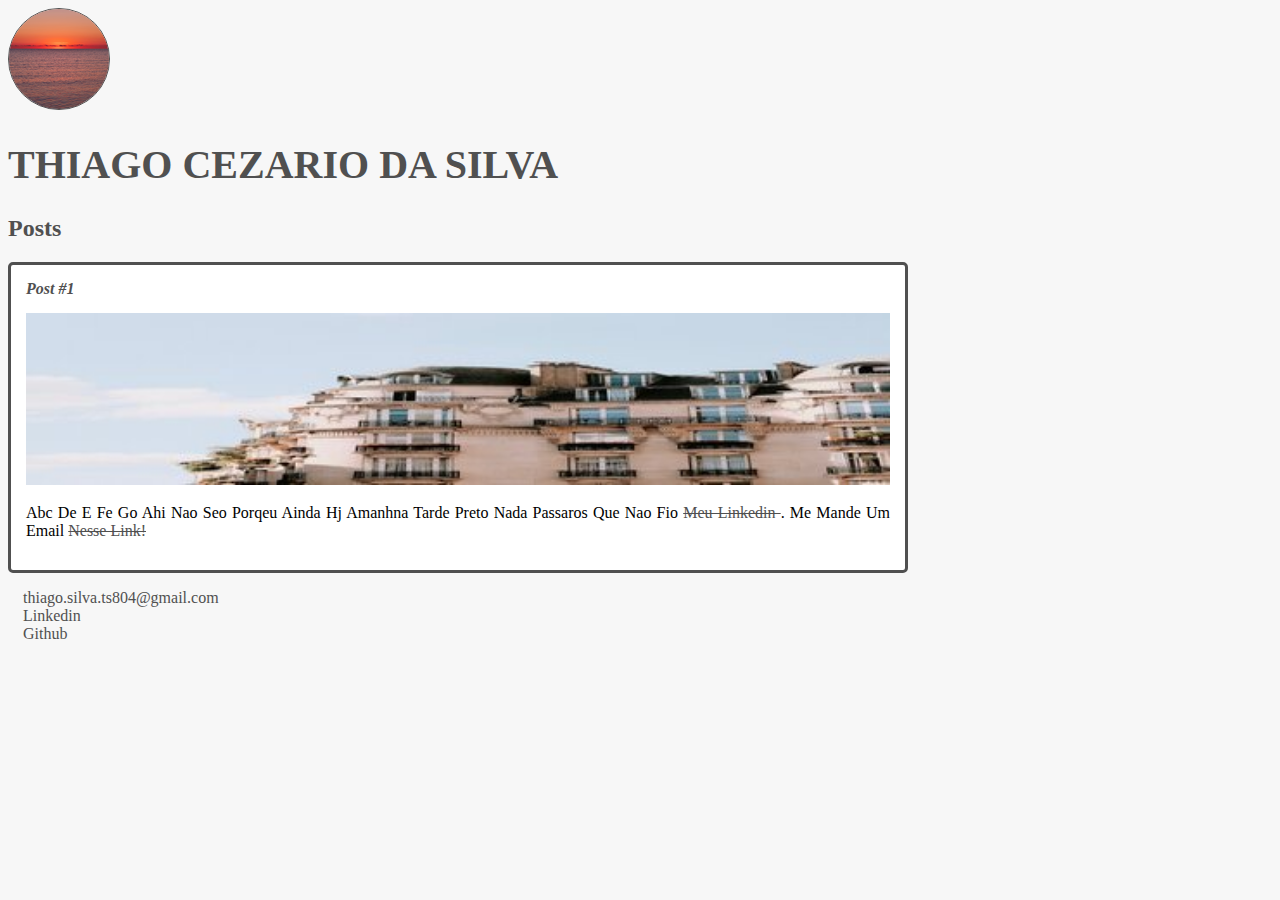
<file: html5-css3/index.html>
<!DOCTYPE html>

<html>
  <head>
    <meta charset="utf-8" />
    <title>Thiago Cezario da Silva</title>
    <link rel="stylesheet" href="style.css" />
  </head>

  <body>
    <header>
      <img src="farid.png" alt="Foto " class="photo" />
      <h1 id="title">Thiago Cezario da Silva</h1>
    </header>
    <section>
      <header>
        <h2 class="subtitle">Posts</h2>
      </header>
      <article class="post">
        <header>
          <h3 class="post_title">Post #1</h3>
          <img src="mathias.jpg" alt="Foto 2" class="post_image" />
        </header>
        <p class="post_content">
          abc de e fe go ahi nao seo porqeu ainda hj amanhna tarde preto nada
          passaros que nao fio
          <a
            href="https://www.linkedin.com/in/thiago-cezario-966409125/"
            target="_blank"
            >Meu Linkedin </a
          >. Me Mande um email
          <a href="mailto:thiago.silva.ts804@gmail.com">Nesse Link!</a>
        </p>
      </article>
    </section>
    <footer>
      <ul class="contacts_list">
        <li>
          <a href="mailto:thiago.silva.ts804@gmail.com"
            >thiago.silva.ts804@gmail.com</a
          >
        </li>
        <li>
          <a
            href="https://www.linkedin.com/in/thiago-cezario-966409125/"
            target="_blank"
            >Linkedin</a
          >
        </li>
        <li>
          <a href="https://github.com/Thiago-cez" target="_blank">Github</a>
        </li>
      </ul>
    </footer>
  </body>
</html>
</file>
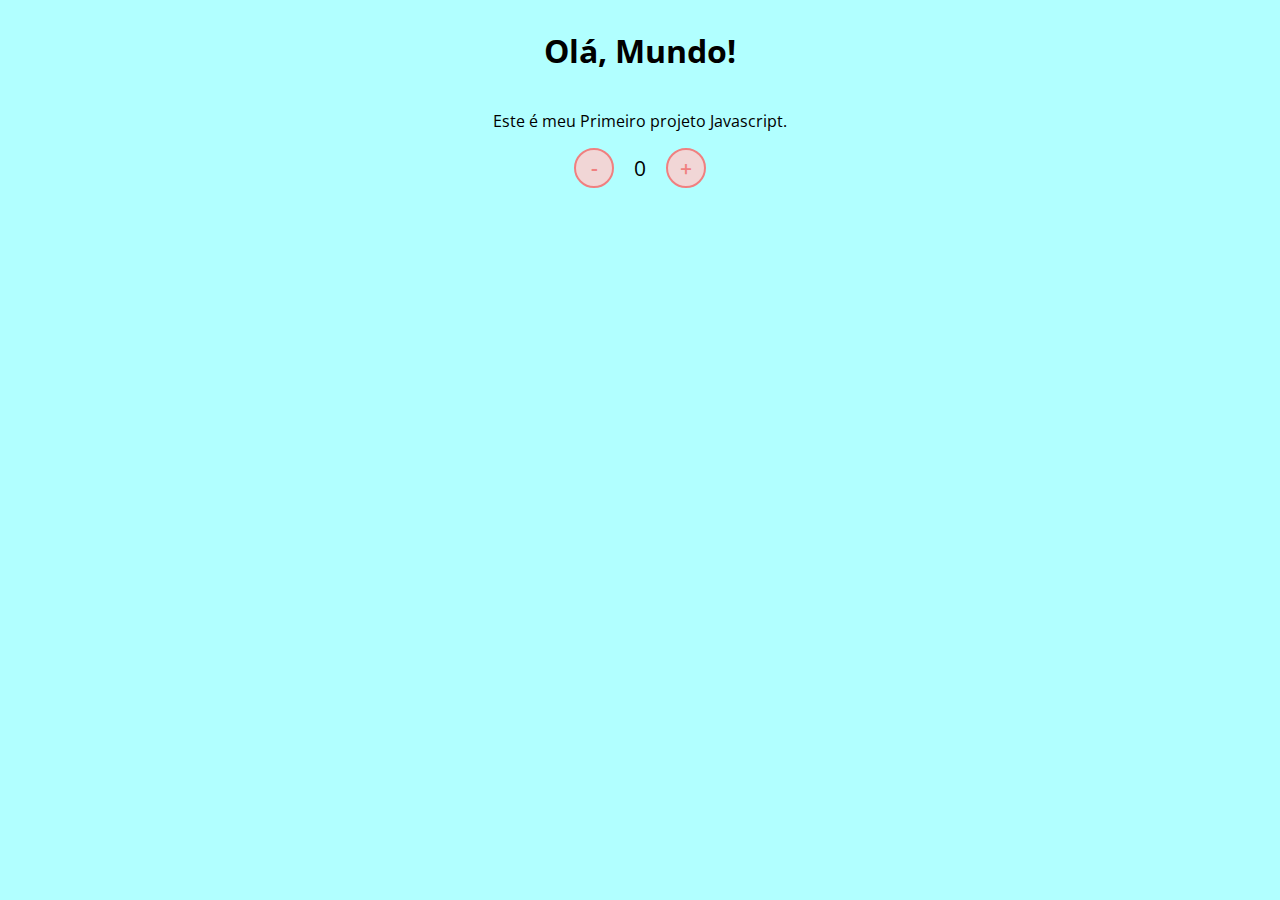
<file: Introducao_javascript/index.html>
<!DOCTYPE html>
<html lang="en">
  <head>
    <meta charset="UTF-8" />
    <meta http-equiv="X-UA-Compatible" content="IE=edge" />
    <meta name="viewport" content="width=device-width, initial-scale=1.0" />
    <link rel="stylesheet" href="./assets/css/styles.css" />
    <title>Contador</title>
  </head>
  <body>
    <h1>Olá, Mundo!</h1>
    <p>Este é meu Primeiro projeto Javascript.</p>
    <div id="counter">
      <button name="subtrair" onclick="decrement()">-</button>
      <span id="currentNumber">0</span>
      <button name="adicionar" onclick="increment()">+</button>
    </div>
    <script src="./assets/js/scripts.js"></script>
  </body>
</html>
</file>
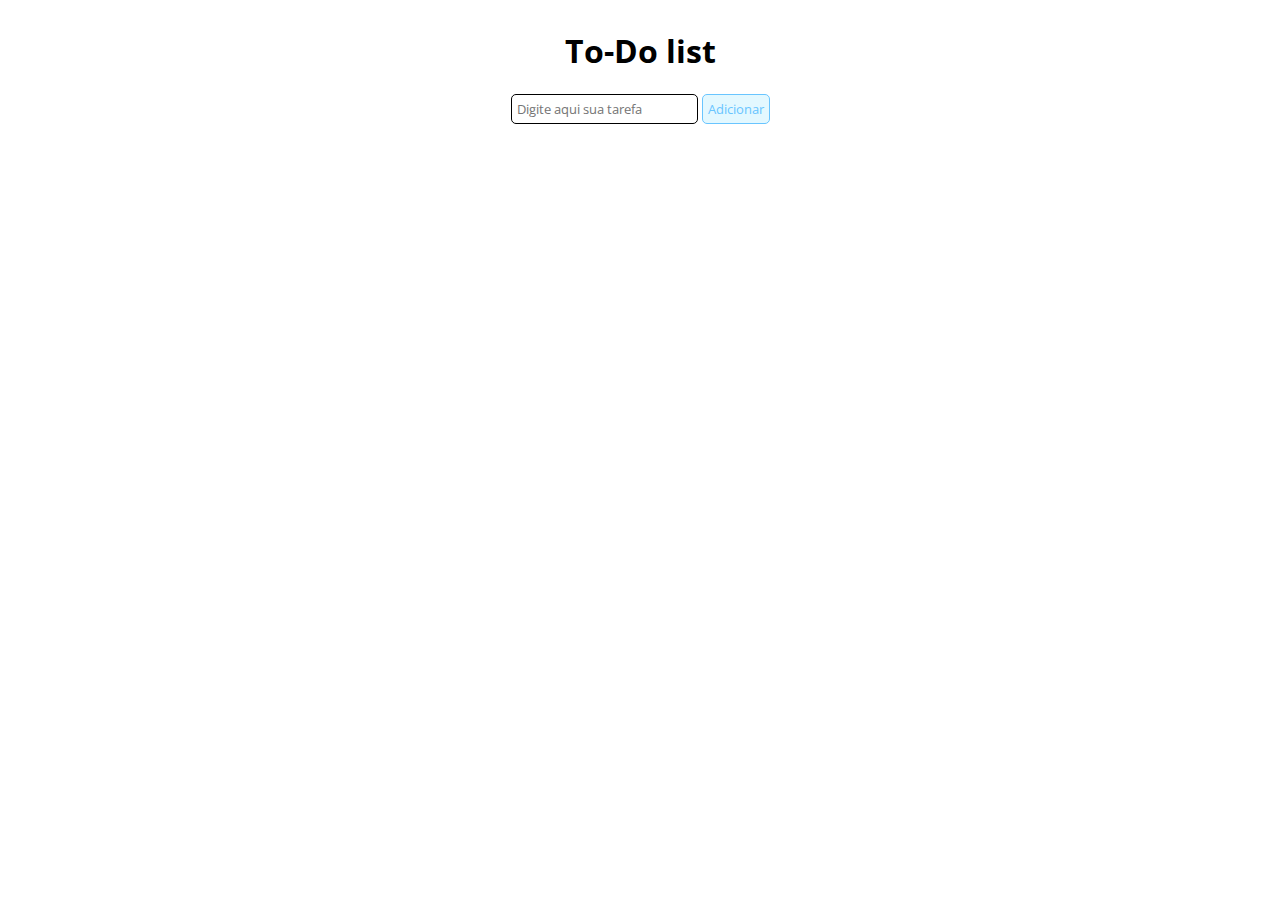
<file: To-do-list-desafio/index.html>
<!DOCTYPE html>
<html lang="en">
  <head>
    <meta charset="UTF-8" />
    <meta name="viewport" content="width=device-width, initial-scale=1.0" />
    <link rel="stylesheet" href="assets/styles.css" />
    <title>To-Do list</title>
  </head>
  <body>
    <h1>To-Do list</h1>
    <div id="list">
      <form id="task-form">
        <input
          id="task-input"
          name="tarefa"
          type="text"
          placeholder="Digite aqui sua tarefa"
        />
        <button type="submit">Adicionar</button>
      </form>
      <div id="tasks"></div>
    </div>
    <script src="assets/scripts.js"></script>
  </body>
</html>
</file>
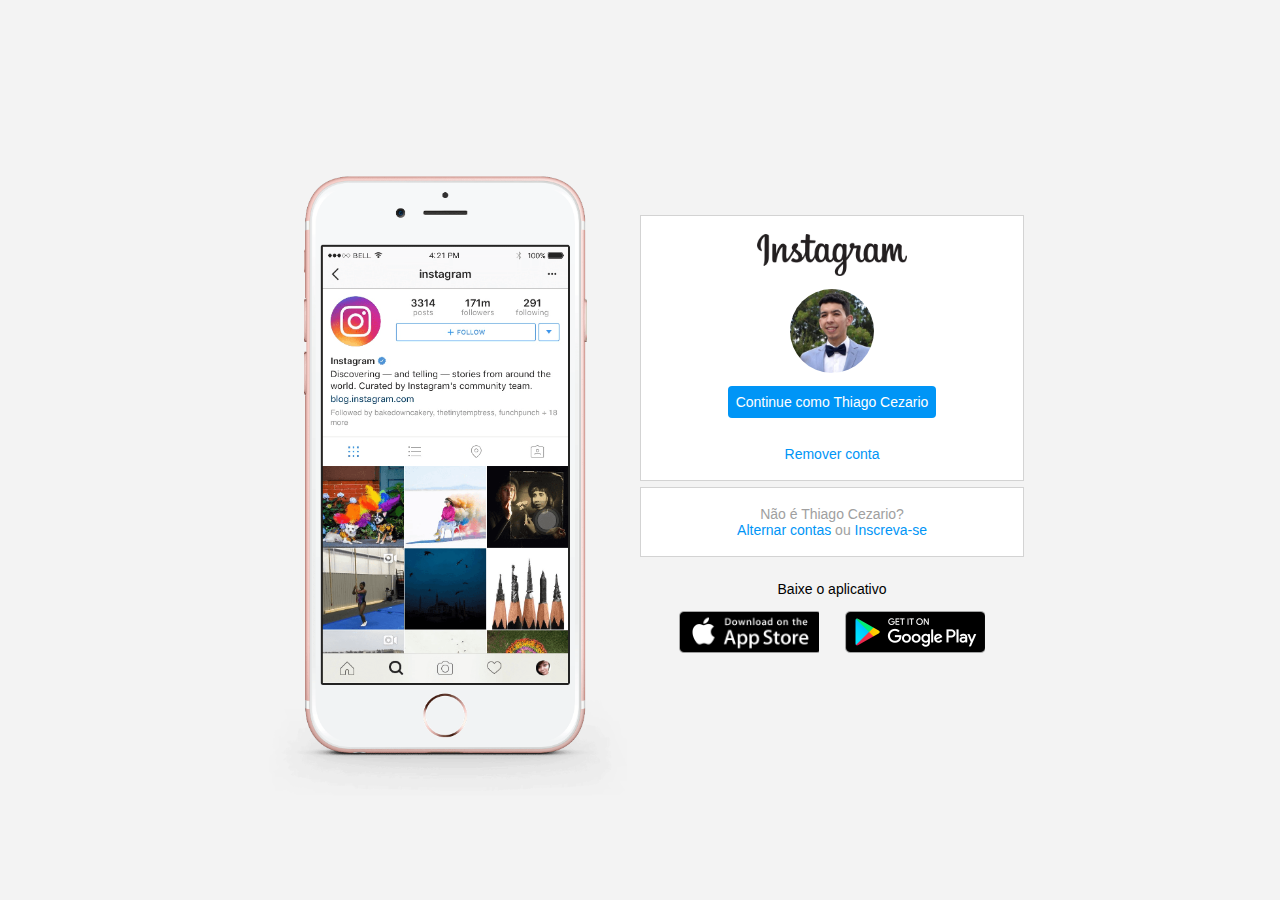
<file: html5-css3/instagram-dio-master/index.html>
<!DOCTYPE html>
<html lang="en">
  <head>
    <meta charset="UTF-8" />
    <meta name="viewport" content="width=device-width, initial-scale=1.0" />
    <link rel="stylesheet" href="style.css" />
    <title>Instagram</title>
  </head>
  <body>
    <div class="instagram-wrapper">
      <div class="instagram-phone">
        <img src="./img/instagram-celular.png" alt="celular" />
      </div>
      <div class="instagram-continue">
        <div class="group">
          <img
            src="./img/instagram-logo.png"
            class="instagram-logo"
            alt="instagram logo"
          />
          <div class="profile-photo">
            <img src="./img/foto_instagram.jpg.jfif" alt="foto de perfil" />
          </div>
          <a href="#" class="instagram-login">Continue como Thiago Cezario</a>
          <a href="#" class="instagram-logout">Remover conta</a>
        </div>
        <div class="group">
          <p class="not-account">Não é Thiago Cezario?</p>
          <p class="not-account">
            <span class="link-blue">Alternar contas</span>
            ou
            <span class="link-blue">Inscreva-se</span>
          </p>
        </div>
        <div class="get-the-app">
          <p class="get-app">Baixe o aplicativo</p>
          <div class="download">
            <a href="#" class="app-download"></a>
            <a href="#" class="app-download"></a>
          </div>
        </div>
      </div>
    </div>
  </body>
</html>
</file>
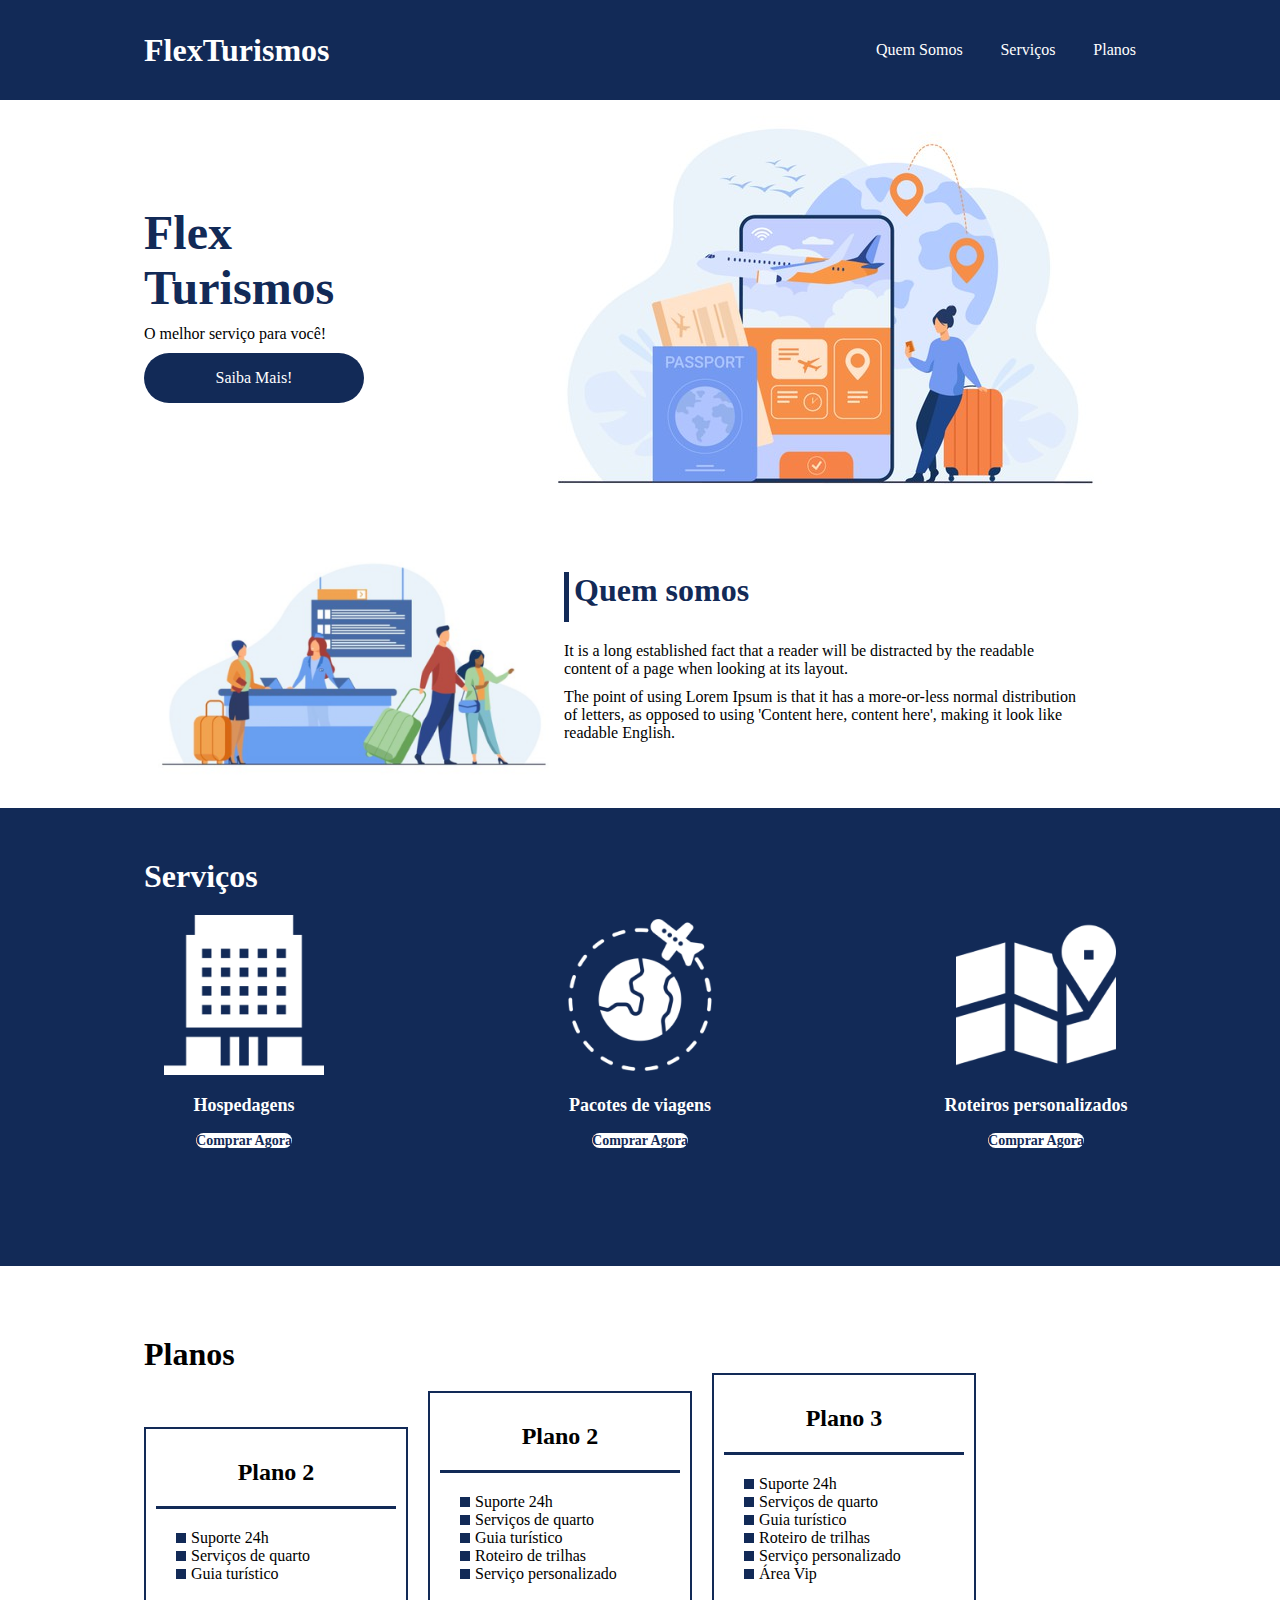
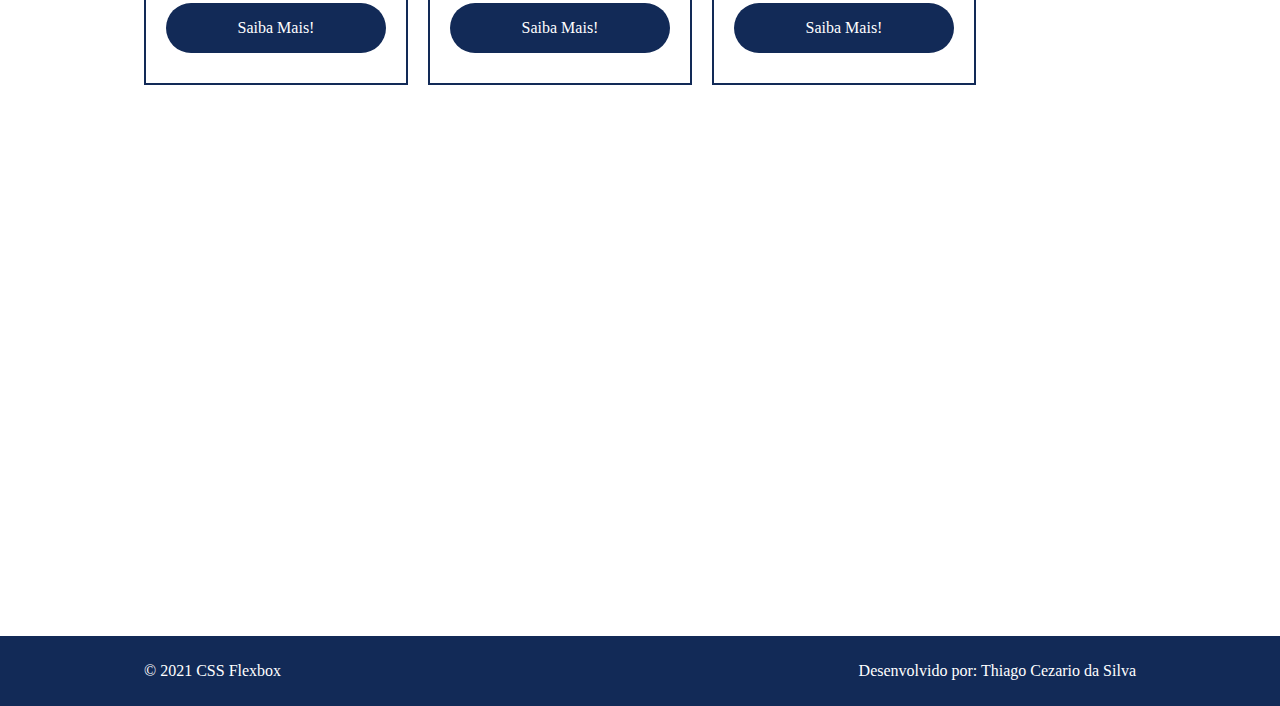
<file: html5-css3/projeto-flexbox-DIO/index.html>
<!DOCTYPE html>
<html lang="pt-br">
  <head>
    <meta charset="UTF-8" />
    <meta name="viewport" content="width=device-width, initial-scale=1.0" />
    <title>Flex Turismos</title>
    <link rel="stylesheet" href="./style.css" />
  </head>
  <body>
    <header>
      <div class="flex-container menu">
      <div><h1>FlexTurismos</h1></div>
      <ul class=" list-items">
        <li><a href="#quem-somos">Quem Somos</a></li>
        <li><a href="#servicos">Serviços</a></li>
        <li><a href="#planos">Planos</a></li>
        </div>
      </ul>
    </header>

    <div class="flex-container apresentacao">
      <div class="texto-apresentacao">
        <h1>Flex <br />Turismos</h1>
        <p>O melhor serviço para você!</p>
        <a href="" class="btn">Saiba Mais!</a>
      </div>

      <div>
        <div>
          <img src="./images/0-main.png" alt="banner de apresentação" />
        </div>
    </div>
    </div>

    <div class="flex-container" id="quem-somos">
      <div>
        <h2>Quem somos</h2>
        <p>
          It is a long established fact that a reader will be distracted by the
          readable content of a page when looking at its layout.
        </p>
        <p>
          The point of using Lorem Ipsum is that it has a more-or-less normal
          distribution of letters, as opposed to using 'Content here, content
          here', making it look like readable English.
        </p>
      </div>
       <div>
        <img src="./images/1-quem-somos.png" alt="balcão de atendimento" />
      </div>
    </div>

    <div class="container-externo">
      <div class="flex-container" id="servicos">
        <div>
          <h2>Serviços</h2>
        </div>

      <div class="list-servicos">
        <div class="item-servico">
          <div><img src="./images/icon-2.png" alt="hospedagens" /></div>
          <p>Hospedagens</p>
          <a href="#">Comprar Agora</a>
        </div>

        <div class="item-servico">
          <div><img src="./images/icon-1.png" alt="pacote de viagens" /></div>
          <p>Pacotes de viagens</p>
          <a href="#">Comprar Agora</a>
        </div>

        <div class="item-servico">
          <div>
            <img src="./images/icon-3.png" alt="roteiros personalizados" />
          </div>
          <p>Roteiros personalizados</p>
          <a href="#">Comprar Agora</a>
        </div>
      </div>
    </div>
    </div>

    <div class="flex-container" id="planos">
      <div><h2>Planos</h2></div>
      <div class="list-planos">
         <div class="item-plano">
        <h3>Plano 2</h3>
        <ul>
          <li>Suporte 24h</li>
          <li>Serviços de quarto</li>
          <li>Guia turístico</li>
        </ul>
        <a href="#" class="btn">Saiba Mais!</a>
      </div>

      <div class="item-plano">
        <h3>Plano 2</h3>
        <ul>
          <li>Suporte 24h</li>
          <li>Serviços de quarto</li>
          <li>Guia turístico</li>
          <li>Roteiro de trilhas</li>
          <li>Serviço personalizado</li>
        </ul>
        <a href="#" class="btn">Saiba Mais!</a>
      </div>

      <div class="item-plano">
        <h3>Plano 3</h3>
        <ul>
          <li>Suporte 24h</li>
          <li>Serviços de quarto</li>
          <li>Guia turístico</li>
          <li>Roteiro de trilhas</li>
          <li>Serviço personalizado</li>
          <li>Área Vip</li>
        </ul>
        <a href="#" class="btn">Saiba Mais!</a>
      </div>
      </div>
    </div>

    <footer>
      <div class="flex-container footer">
       <p>&copy; 2021 CSS Flexbox</p>
      <p>Desenvolvido por: Thiago Cezario da Silva</p>
      </div>
      
    </footer>
  </body>
</html>
</file>
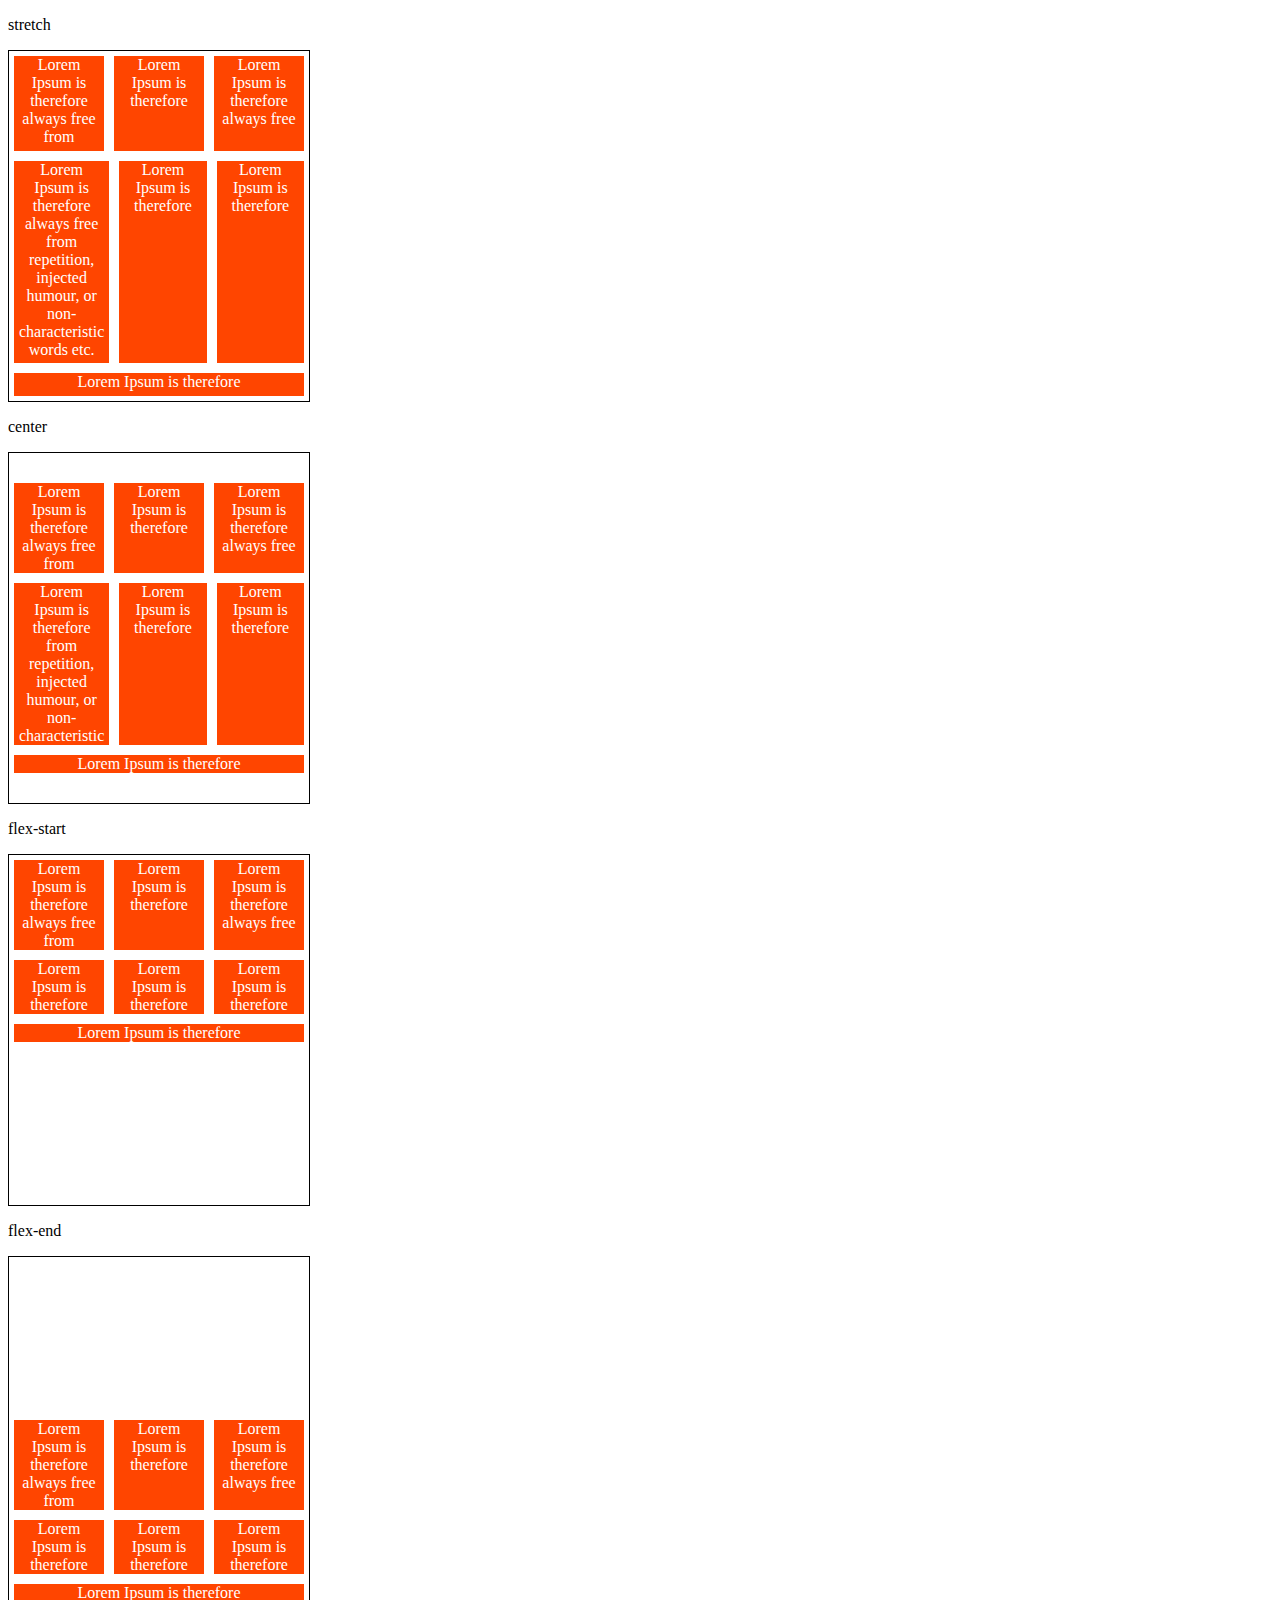
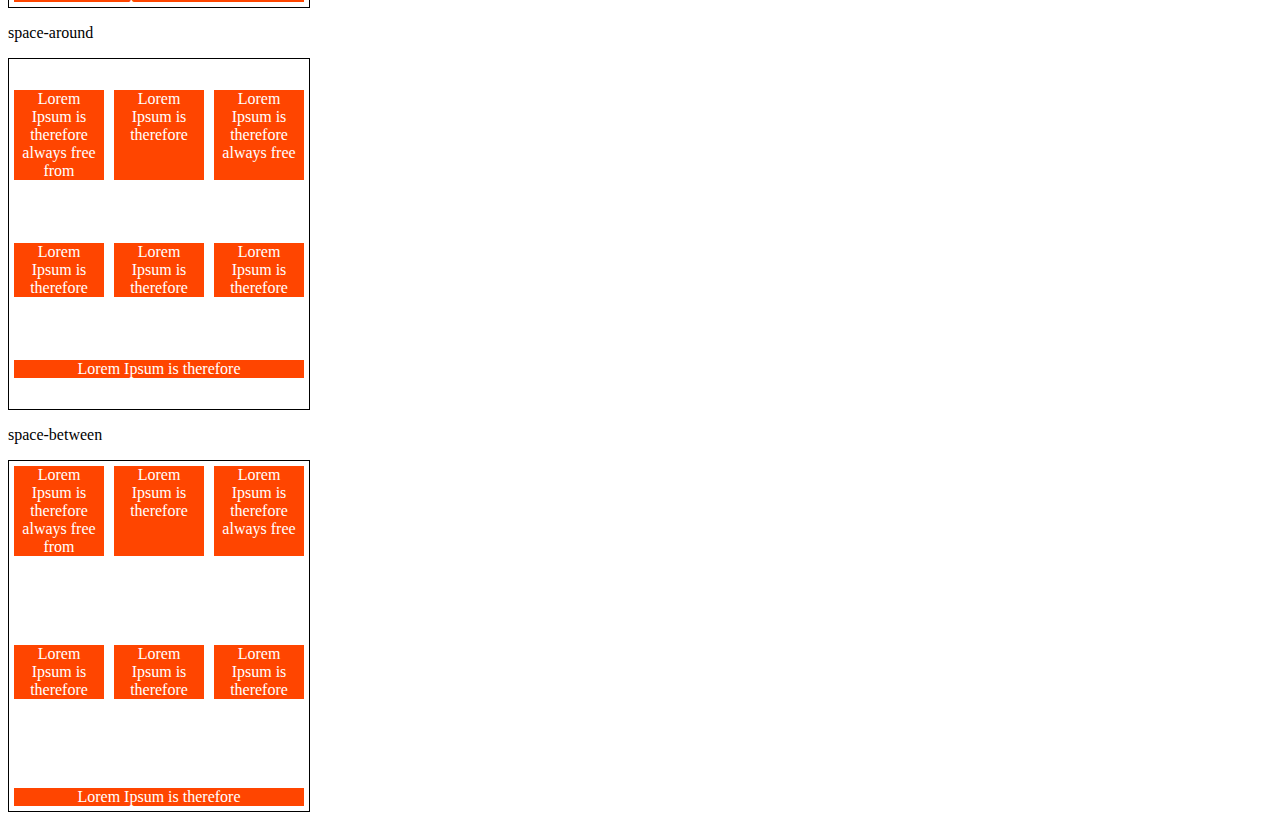
<file: html5-css3/align-content/6-align-content.html>
<!DOCTYPE html>
<html lang="en">
  <head>
    <meta charset="UTF-8" />
    <meta name="viewport" content="width=device-width, initial-scale=1.0" />
    <title>Fundamentos - align content</title>
    <style>
      .container {
        height: 350px;
        max-width: 300px;
        display: flex;
        flex-wrap: wrap;
        border: 1px solid black;
      }

      .item {
        background-color: orangered;
        padding: 0 5px;
        margin: 5px;
        flex: 1;
        text-align: center;
        color: white;
      }
      .stretch {
        align-content: stretch;
      }

      .center {
        align-content: center;
      }

      .flex-start {
        align-content: flex-start;
      }

      .flex-end {
        align-content: flex-end;
      }

      .space-around {
        align-content: space-around;
      }

      .space-between {
        align-content: space-between;
      }
    </style>
  </head>
  <body>
    <p>stretch</p>
    <div class="container stretch">
      <div class="item">Lorem Ipsum is therefore always free from</div>
      <div class="item">Lorem Ipsum is therefore</div>
      <div class="item">Lorem Ipsum is therefore always free</div>
      <div class="item">
        Lorem Ipsum is therefore always free from repetition, injected humour,
        or non-characteristic words etc.
      </div>
      <div class="item">Lorem Ipsum is therefore</div>
      <div class="item">Lorem Ipsum is therefore</div>
      <div class="item">Lorem Ipsum is therefore</div>
    </div>

    <p>center</p>
    <div class="container center">
      <div class="item">Lorem Ipsum is therefore always free from</div>
      <div class="item">Lorem Ipsum is therefore</div>
      <div class="item">Lorem Ipsum is therefore always free</div>
      <div class="item">
        Lorem Ipsum is therefore from repetition, injected humour, or
        non-characteristic
      </div>
      <div class="item">Lorem Ipsum is therefore</div>
      <div class="item">Lorem Ipsum is therefore</div>
      <div class="item">Lorem Ipsum is therefore</div>
    </div>

    <p>flex-start</p>
    <div class="container flex-start">
      <div class="item">Lorem Ipsum is therefore always free from</div>
      <div class="item">Lorem Ipsum is therefore</div>
      <div class="item">Lorem Ipsum is therefore always free</div>
      <div class="item">Lorem Ipsum is therefore</div>
      <div class="item">Lorem Ipsum is therefore</div>
      <div class="item">Lorem Ipsum is therefore</div>
      <div class="item">Lorem Ipsum is therefore</div>
    </div>

    <p>flex-end</p>
    <div class="container flex-end">
      <div class="item">Lorem Ipsum is therefore always free from</div>
      <div class="item">Lorem Ipsum is therefore</div>
      <div class="item">Lorem Ipsum is therefore always free</div>
      <div class="item">Lorem Ipsum is therefore</div>
      <div class="item">Lorem Ipsum is therefore</div>
      <div class="item">Lorem Ipsum is therefore</div>
      <div class="item">Lorem Ipsum is therefore</div>
    </div>

    <p>space-around</p>
    <div class="container space-around">
      <div class="item">Lorem Ipsum is therefore always free from</div>
      <div class="item">Lorem Ipsum is therefore</div>
      <div class="item">Lorem Ipsum is therefore always free</div>
      <div class="item">Lorem Ipsum is therefore</div>
      <div class="item">Lorem Ipsum is therefore</div>
      <div class="item">Lorem Ipsum is therefore</div>
      <div class="item">Lorem Ipsum is therefore</div>
    </div>

    <p>space-between</p>
    <div class="container space-between">
      <div class="item">Lorem Ipsum is therefore always free from</div>
      <div class="item">Lorem Ipsum is therefore</div>
      <div class="item">Lorem Ipsum is therefore always free</div>
      <div class="item">Lorem Ipsum is therefore</div>
      <div class="item">Lorem Ipsum is therefore</div>
      <div class="item">Lorem Ipsum is therefore</div>
      <div class="item">Lorem Ipsum is therefore</div>
    </div>
  </body>
</html>
</file>
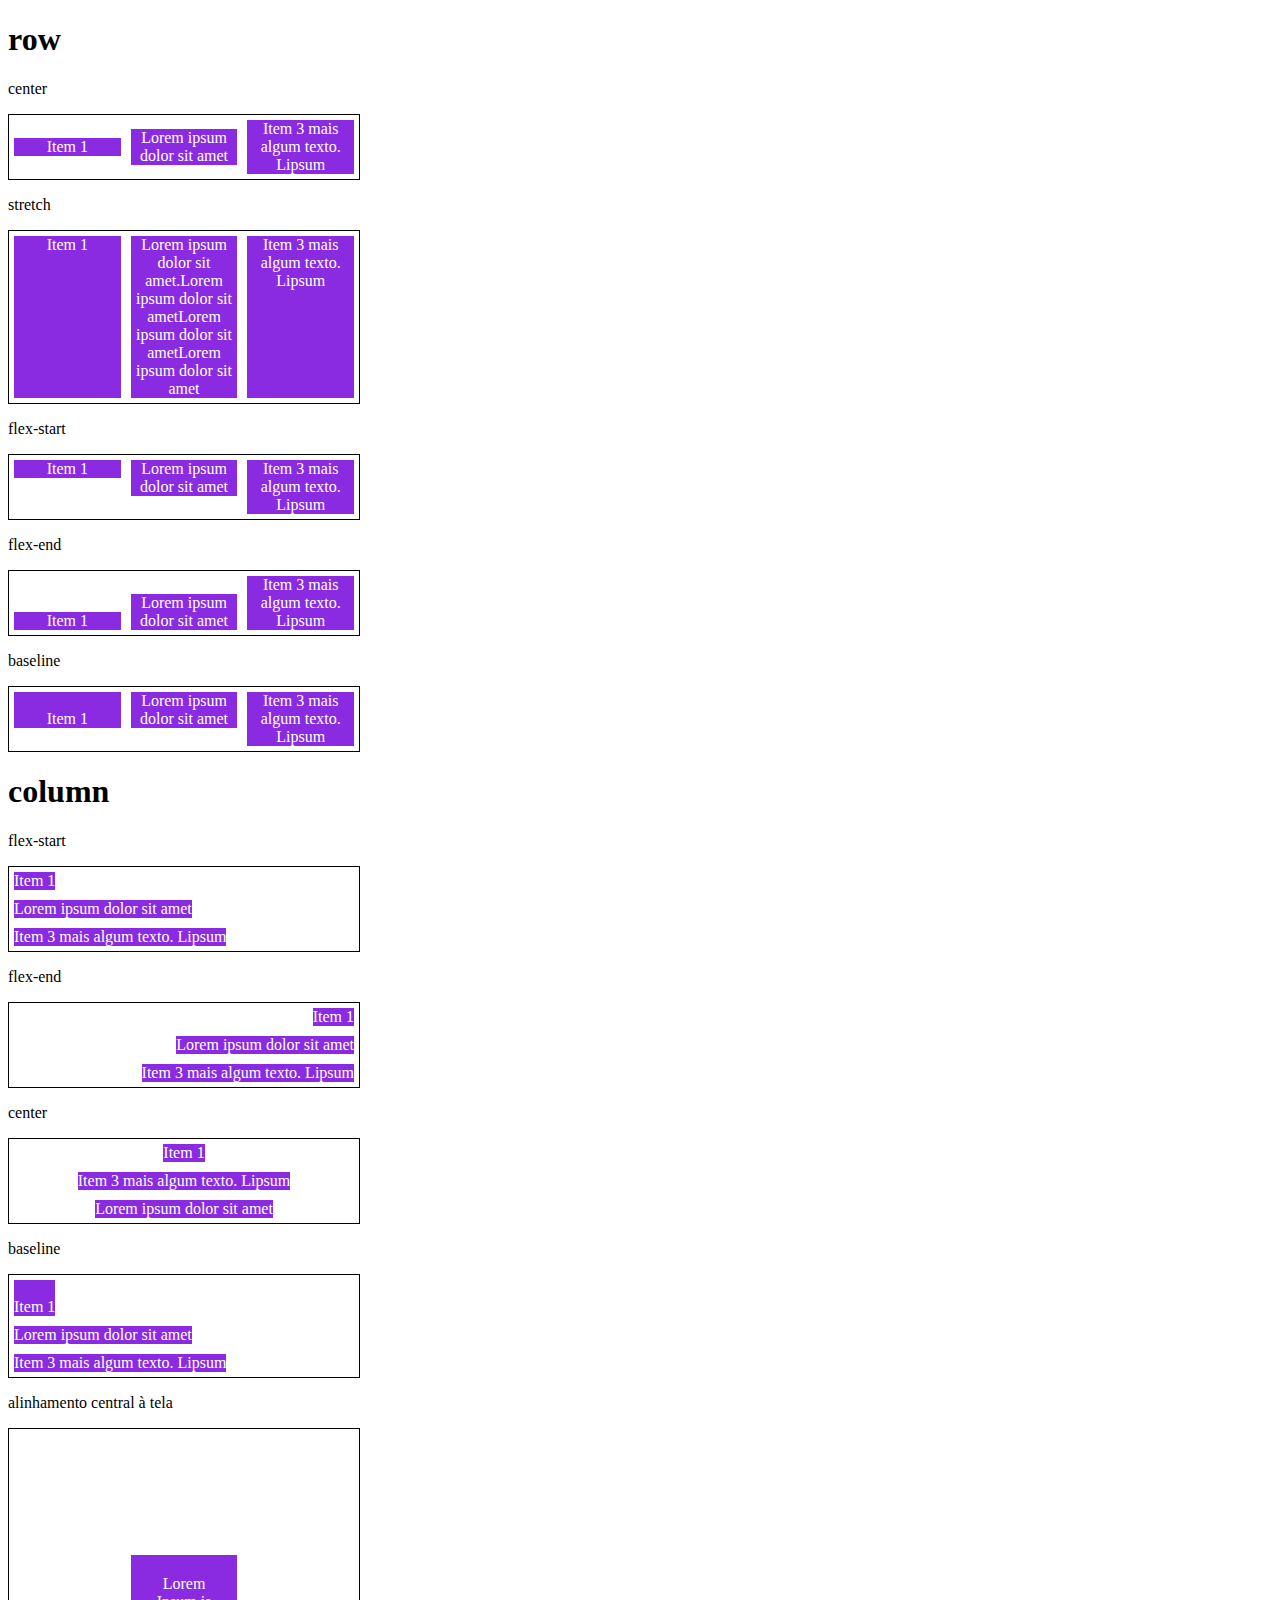
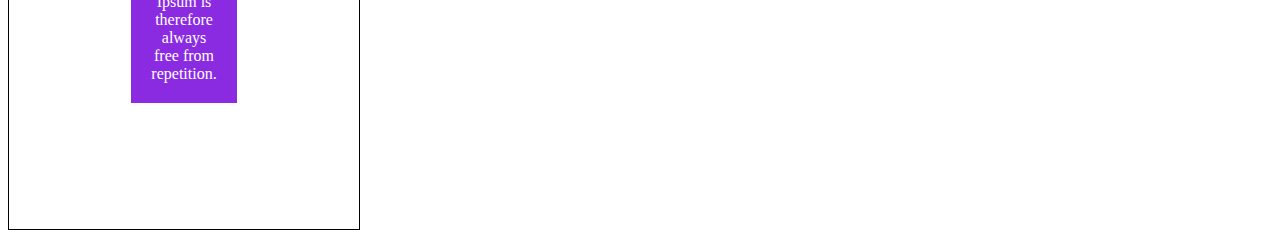
<file: html5-css3/Align-items/5-align-items.html>
<!DOCTYPE html>
<html lang="en">
  <head>
    <meta charset="UTF-8" />
    <meta name="viewport" content="width=device-width, initial-scale=1.0" />
    <title>Fundamentos - align items</title>

    <style>
      .container {
        max-width: 350px;
        border: 1px solid black;
        display: flex;
      }

      .item {
        background-color: blueviolet;
        margin: 5px;
        color: white;
        text-align: center;
        flex: 1;
      }

      .center {
        align-items: center;
      }

      .stretch {
        align-items: stretch;
      }

      .start {
        align-items: flex-start;
      }

      .end {
        align-items: flex-end;
      }

      .baseline {
        align-items: baseline;
      }

      .column {
        flex-direction: column;
      }

      .central {
        height: 400px;
        justify-content: center;
      }
      .central .item {
        flex: 0;
        padding: 20px;
      }
    </style>
  </head>
  <body>
    <h1>row</h1>
    <p>center</p>
    <section class="container center">
      <div class="item">Item 1</div>
      <div class="item">Lorem ipsum dolor sit amet</div>
      <div class="item">Item 3 mais algum texto. Lipsum</div>
    </section>

    <p>stretch</p>
    <section class="container stretch">
      <div class="item">Item 1</div>
      <div class="item">
        Lorem ipsum dolor sit amet.Lorem ipsum dolor sit ametLorem ipsum dolor
        sit ametLorem ipsum dolor sit amet
      </div>
      <div class="item">Item 3 mais algum texto. Lipsum</div>
    </section>

    <p>flex-start</p>
    <section class="container start">
      <div class="item">Item 1</div>
      <div class="item">Lorem ipsum dolor sit amet</div>
      <div class="item">Item 3 mais algum texto. Lipsum</div>
    </section>

    <p>flex-end</p>
    <section class="container end">
      <div class="item">Item 1</div>
      <div class="item">Lorem ipsum dolor sit amet</div>
      <div class="item">Item 3 mais algum texto. Lipsum</div>
    </section>

    <p>baseline</p>
    <section class="container baseline">
      <div class="item"><br />Item 1</div>
      <div class="item">Lorem ipsum dolor sit amet</div>
      <div class="item">Item 3 mais algum texto. Lipsum</div>
    </section>

    <h1>column</h1>
    <p>flex-start</p>
    <section class="container start column">
      <div class="item">Item 1</div>
      <div class="item">Lorem ipsum dolor sit amet</div>
      <div class="item">Item 3 mais algum texto. Lipsum</div>
    </section>

    <p>flex-end</p>
    <section class="container end column">
      <div class="item">Item 1</div>
      <div class="item">Lorem ipsum dolor sit amet</div>
      <div class="item">Item 3 mais algum texto. Lipsum</div>
    </section>

    <p>center</p>
    <section class="container center column">
      <div class="item">Item 1</div>
      <div class="item">Item 3 mais algum texto. Lipsum</div>
      <div class="item">Lorem ipsum dolor sit amet</div>
    </section>

    <p>baseline</p>
    <section class="container baseline column">
      <div class="item"><br />Item 1</div>
      <div class="item">Lorem ipsum dolor sit amet</div>
      <div class="item">Item 3 mais algum texto. Lipsum</div>
    </section>

    <p>alinhamento central à tela</p>
    <section class="container central center">
      <div class="item">
        Lorem Ipsum is therefore always free from repetition.
      </div>
    </section>
  </body>
</html>
</file>
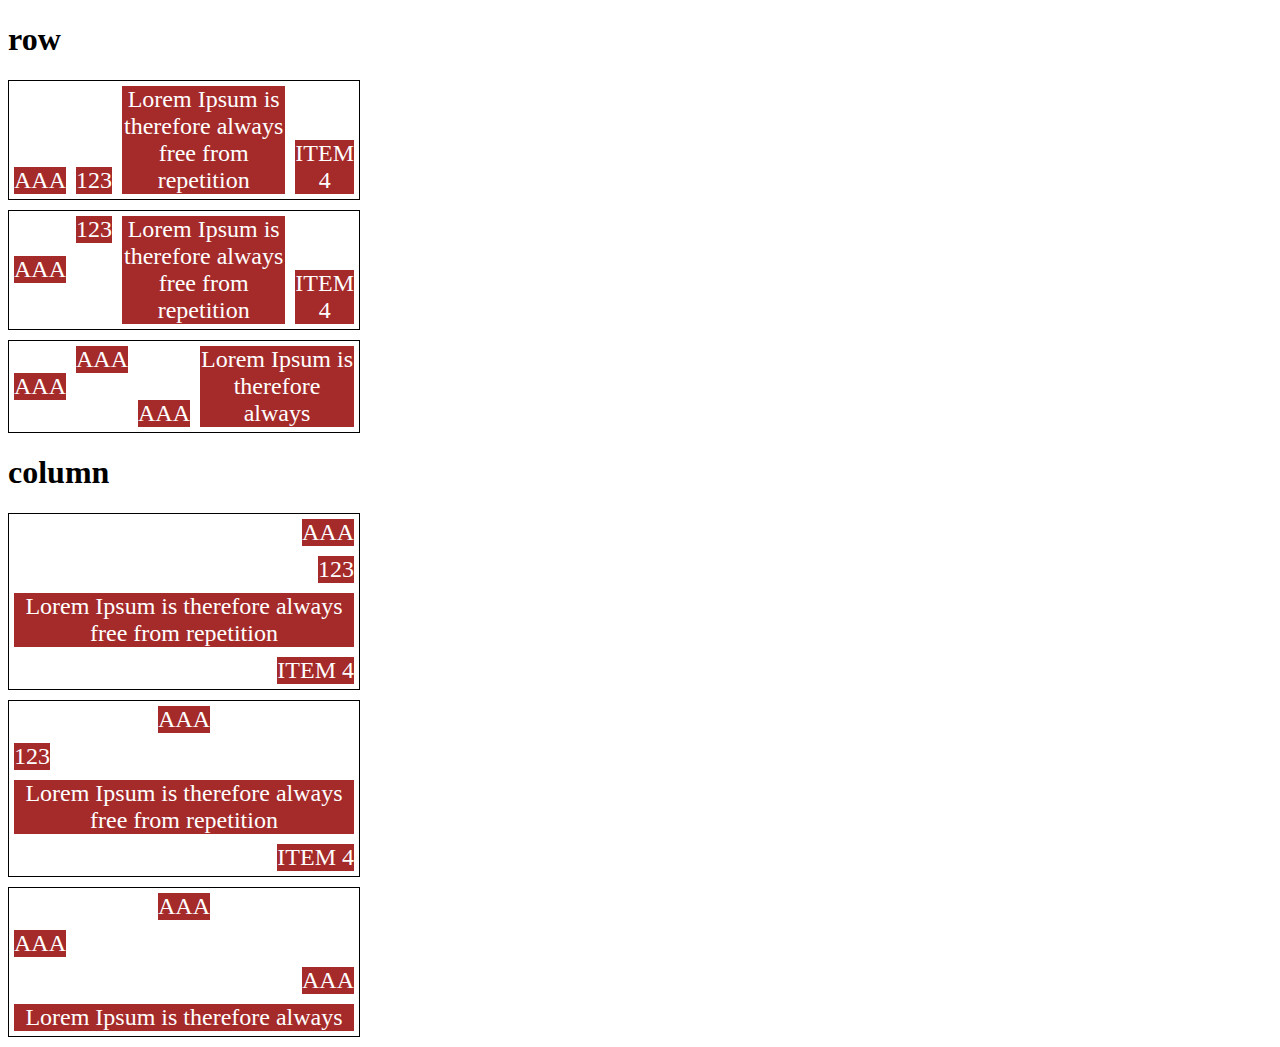
<file: html5-css3/align-self/13-align-self.html>
<!DOCTYPE html>
<html lang="en">
  <head>
    <meta charset="UTF-8" />
    <meta name="viewport" content="width=device-width, initial-scale=1.0" />
    <title>Fundamnetos - align self</title>

    <style>
      .flex-container {
        max-width: 350px;
        border: 1px solid;
        margin-bottom: 10px;
        display: flex;
      }

      .align-container {
        align-items: flex-end;
      }

      .item {
        background-color: brown;
        color: white;
        font-size: 24px;
        text-align: center;
        margin: 5px;
      }

      .center {
        align-self: center;
      }

      .start {
        align-self: flex-start;
      }

      .end {
        align-self: flex-end;
      }

      .baseline {
        align-self: baseline;
      }

      .stretch {
        align-self: stretch;
      }

      .auto {
        align-self: auto;
      }

      .direction {
        flex-direction: column;
      }
    </style>
  </head>
  <body>
    <h1>row</h1>
    <section class="flex-container align-container">
      <div class="item auto">AAA</div>
      <div class="item auto">123</div>
      <div class="item auto">
        Lorem Ipsum is therefore always free from repetition
      </div>
      <div class="item auto">ITEM 4</div>
    </section>

    <section class="flex-container">
      <div class="item center">AAA</div>
      <div class="item start">123</div>
      <div class="item stretch">
        Lorem Ipsum is therefore always free from repetition
      </div>
      <div class="item end">ITEM 4</div>
    </section>

    <section class="flex-container">
      <div class="item center">AAA</div>
      <div class="item start">AAA</div>
      <div class="item end">AAA</div>
      <div class="item stretch">Lorem Ipsum is therefore always</div>
    </section>

    <h1>column</h1>

    <section class="flex-container align-container direction">
      <div class="item auto">AAA</div>
      <div class="item auto">123</div>
      <div class="item auto">
        Lorem Ipsum is therefore always free from repetition
      </div>
      <div class="item auto">ITEM 4</div>
    </section>

    <section class="flex-container direction">
      <div class="item center">AAA</div>
      <div class="item start">123</div>
      <div class="item stretch">
        Lorem Ipsum is therefore always free from repetition
      </div>
      <div class="item end">ITEM 4</div>
    </section>

    <section class="flex-container direction">
      <div class="item center">AAA</div>
      <div class="item start">AAA</div>
      <div class="item end">AAA</div>
      <div class="item stretch">Lorem Ipsum is therefore always</div>
    </section>
  </body>
</html>
</file>
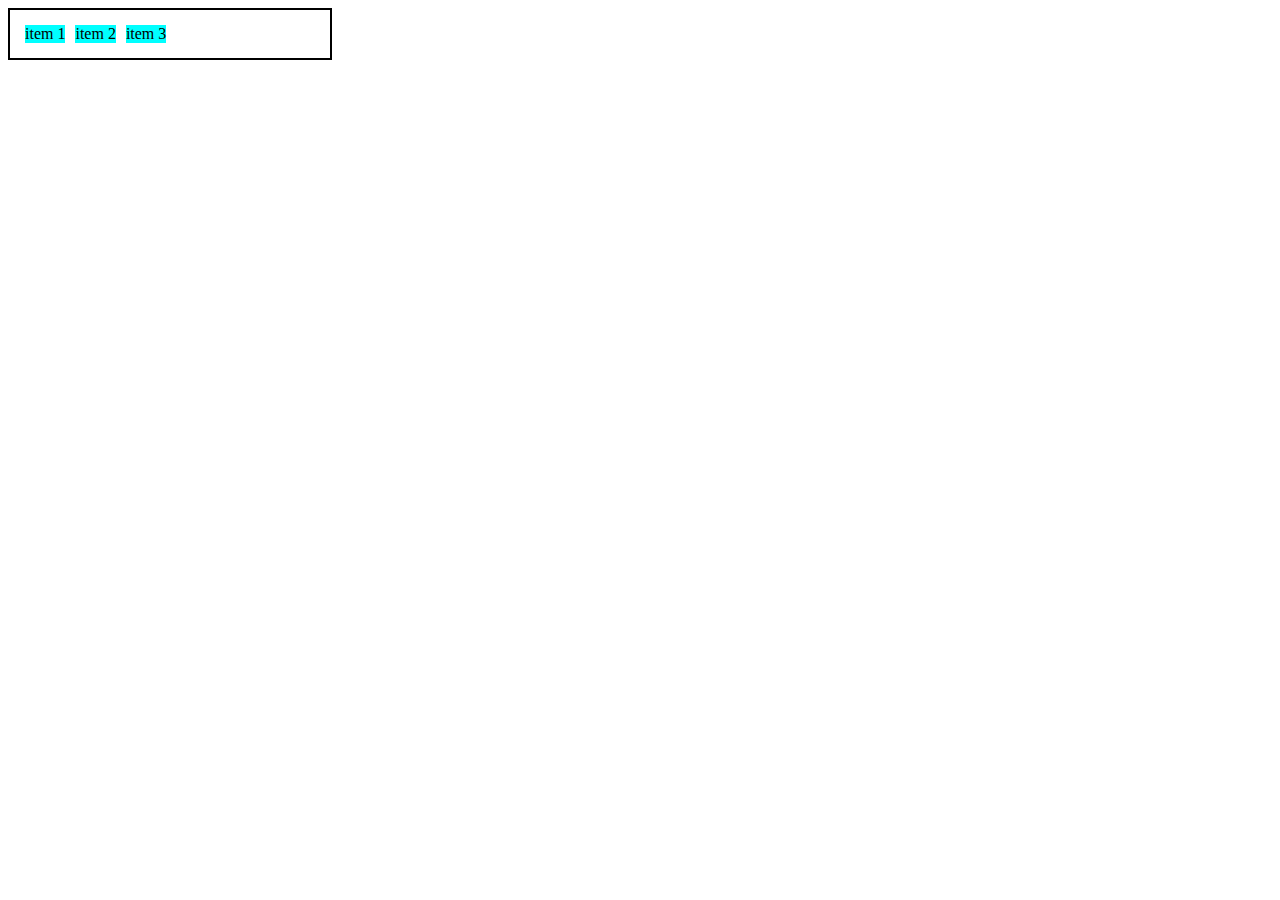
<file: html5-css3/display-flex/()-display-flex.html>
<!DOCTYPE html>
<html lang="en">
  <head>
    <meta charset="UTF-8" />
    <meta http-equiv="X-UA-Compatible" content="IE=edge" />
    <meta name="viewport" content="width=device-width, initial-scale=1.0" />
    <title>Fundamentos - Display flex</title>
    <style>
      .flex {
        max-width: 300px;
        padding: 10px;
        border: 2px solid black;
        display: flex;
      }

      .item {
        background-color: aqua;
        margin: 5px;
      }
    </style>
  </head>
  <body>
    <div class="flex">
      <div class="item">item 1</div>
      <div class="item">item 2</div>
      <div class="item">item 3</div>
    </div>
  </body>
</html>
</file>
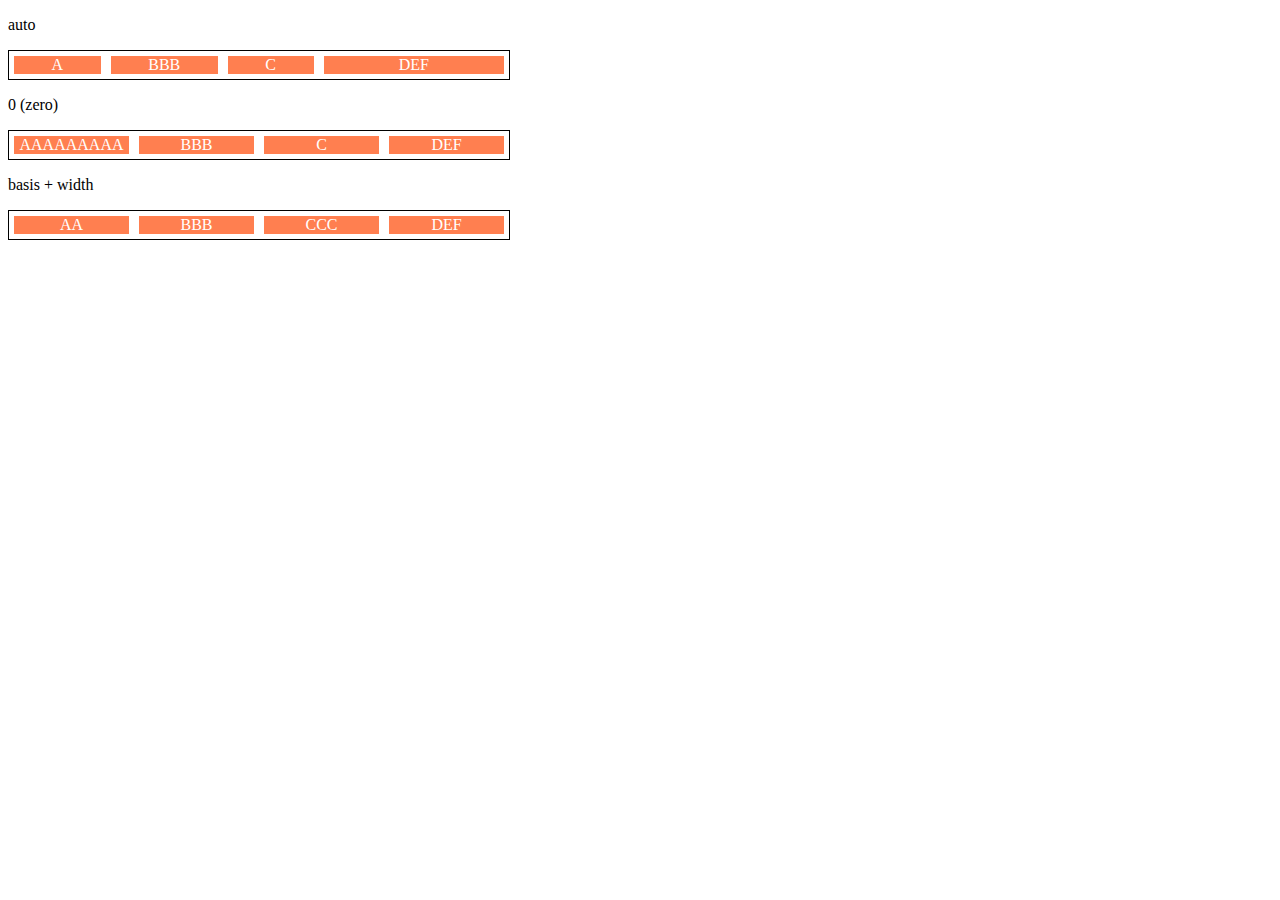
<file: html5-css3/flex-basis/8-flex-basis.html>
<!DOCTYPE html>
<html lang="en">
  <head>
    <meta charset="UTF-8" />
    <meta name="viewport" content="width=device-width, initial-scale=1.0" />
    <title>Fundamentos - flex basis</title>

    <style>
      .flex-container {
        max-width: 500px;
        border: 1px solid black;
        display: flex;
      }

      .items {
        background-color: coral;
        color: white;
        text-align: center;
        margin: 5px;
      }

      .bauto {
        flex-basis: auto;
      }

      .fg-0 {
        flex-grow: 0;
      }

      .fg-1 {
        flex-grow: 1;
      }

      .fg-2 {
        flex-grow: 2;
      }

      .b-0 {
        flex-basis: 0;
      }

      .w100 {
        flex-basis: 50px;
      }
    </style>
  </head>
  <body>
    <p>auto</p>
    <div class="flex-container">
      <div class="items bauto fg-1">A</div>
      <div class="items bauto fg-1">BBB</div>
      <div class="items bauto fg-1">C</div>
      <div class="items bauto fg-2">DEF</div>
    </div>

    <p>0 (zero)</p>
    <div class="flex-container">
      <div class="items b-0 fg-1">AAAAAAAAA</div>
      <div class="items b-0 fg-1">BBB</div>
      <div class="items b-0 fg-1">C</div>
      <div class="items b-0 fg-1">DEF</div>
    </div>

    <p>basis + width</p>
    <div class="flex-container">
      <div class="items w100 fg-2">AA</div>
      <div class="items w100 fg-2">BBB</div>
      <div class="items w100 fg-2">CCC</div>
      <div class="items w100 fg-2">DEF</div>
    </div>
  </body>
</html>
</file>
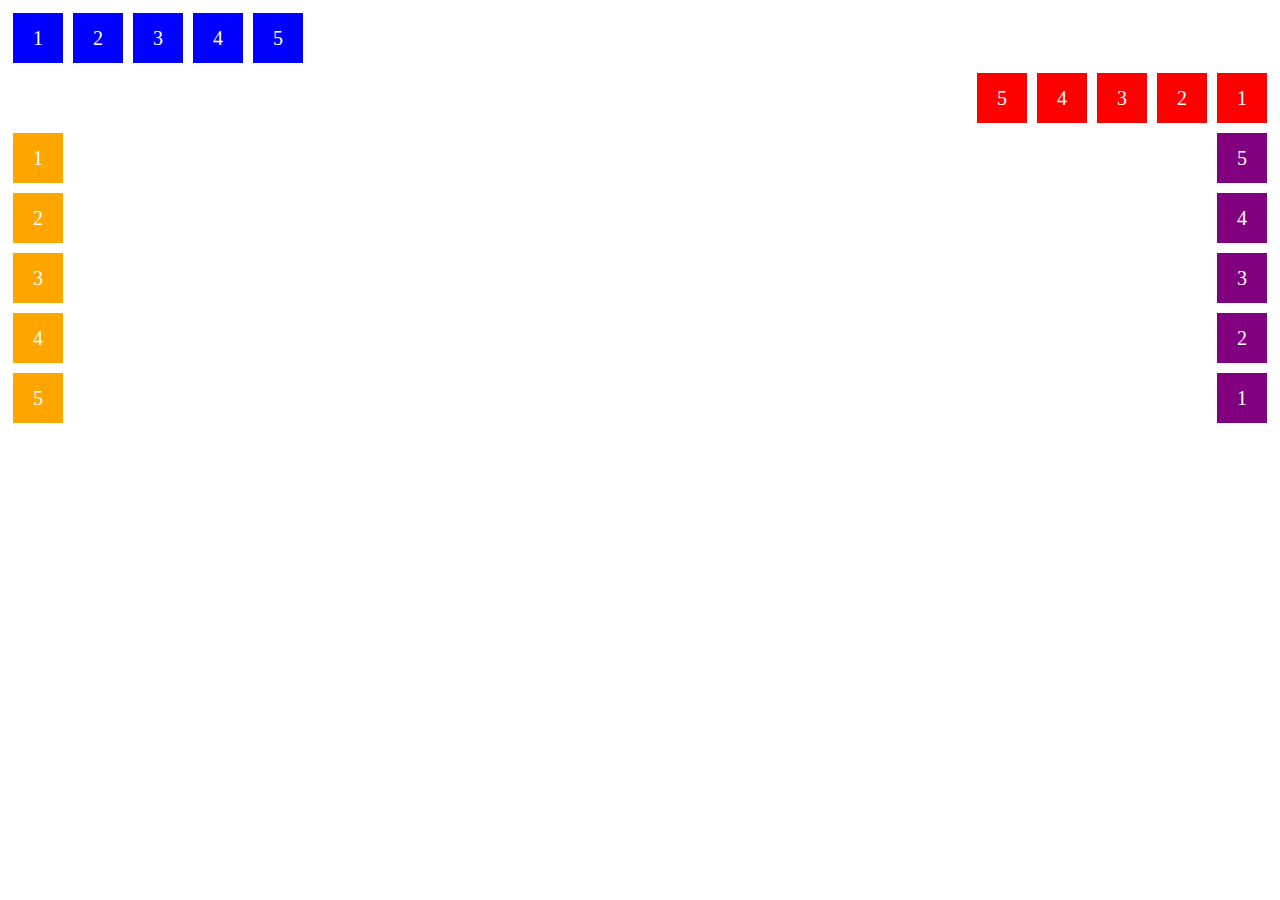
<file: html5-css3/flex-direction/1-flex-direction.html>
<!DOCTYPE html>
<html lang="en">
  <head>
    <meta charset="UTF-8" />
    <meta http-equiv="X-UA-Compatible" content="IE=edge" />
    <meta name="viewport" content="width=device-width, initial-scale=1.0" />
    <title>FUNDAMENTOS -flex direction</title>

    <style>
      .flex-container {
        margin: 0;
        padding: 0;
        display: flex;
        list-style: none;
      }
      .flex-item {
        background: blue;
        height: 50px;
        width: 50px;
        line-height: 50px;
        line-height: 50px;
        font-size: 20px;
        color: white;
        text-align: center;
        margin: 5px;
      }

      .row {
        flex-direction: row;
      }

      .row-reverse {
        flex-direction: row-reverse;
      }

      .row-reverse li {
        background-color: red;
      }

      .column {
        float: left;
        flex-direction: column;
      }

      .column li {
        background: orange;
      }

      .column-reverse {
        float: right;
        flex-direction: column-reverse;
      }

      .column-reverse li {
        background: purple;
      }
    </style>
  </head>
  <body>
    <ul class="flex-container row">
      <li class="flex-item">1</li>
      <li class="flex-item">2</li>
      <li class="flex-item">3</li>
      <li class="flex-item">4</li>
      <li class="flex-item">5</li>
    </ul>

    <ul class="flex-container row-reverse">
      <li class="flex-item">1</li>
      <li class="flex-item">2</li>
      <li class="flex-item">3</li>
      <li class="flex-item">4</li>
      <li class="flex-item">5</li>
    </ul>

    <ul class="flex-container column">
      <li class="flex-item">1</li>
      <li class="flex-item">2</li>
      <li class="flex-item">3</li>
      <li class="flex-item">4</li>
      <li class="flex-item">5</li>
    </ul>

    <ul class="flex-container column-reverse">
      <li class="flex-item">1</li>
      <li class="flex-item">2</li>
      <li class="flex-item">3</li>
      <li class="flex-item">4</li>
      <li class="flex-item">5</li>
    </ul>
  </body>
</html>
</file>
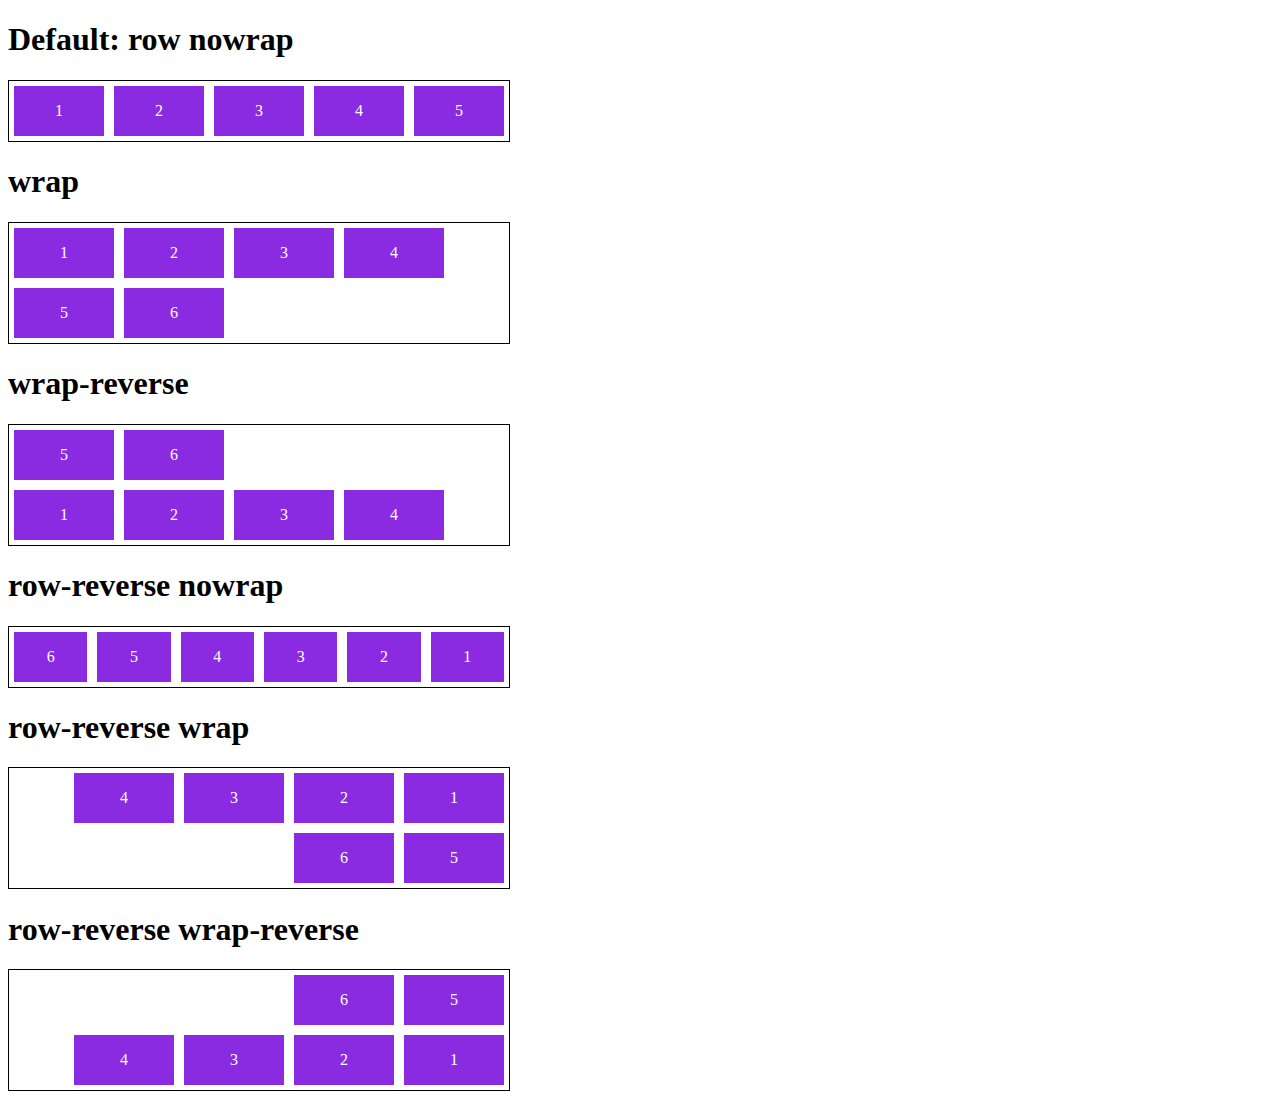
<file: html5-css3/flex-flow/3-flex-flow.html>
<!DOCTYPE html>
<html lang="en">
  <head>
    <meta charset="UTF-8" />
    <meta http-equiv="X-UA-Compatible" content="IE=edge" />
    <meta name="viewport" content="width=device-width, initial-scale=1.0" />
    <title>Fundamentos - flex-flow</title>
    <style>
      .flex-container {
        display: flex;
        border: 1px solid black;
        max-width: 500px;
        margin-bottom: 10px;
      }

      .default {
        flex-flow: row nowrap;
      }

      .wrap {
        flex-flow: row wrap;
      }

      .wrap-reverse {
        flex-flow: row wrap-reverse;
      }

      .r-nowrap {
        flex-flow: row-reverse nowrap;
      }

      .rr-wrap {
        flex-flow: row-reverse wrap-reverse;
      }

      .r-wrap {
        flex-flow: row-reverse wrap;
      }

      .item {
        background-color: blueviolet;
        margin: 5px;
        color: white;
        text-align: center;
        width: 100px;
        height: 50px;
        line-height: 50px;
      }
    </style>
  </head>
  <body>
    <h1>Default: row nowrap</h1>
    <div class="flex-container default">
      <div class="item">1</div>
      <div class="item">2</div>
      <div class="item">3</div>
      <div class="item">4</div>
      <div class="item">5</div>
    </div>

    <h1>wrap</h1>
    <div class="flex-container wrap">
      <div class="item">1</div>
      <div class="item">2</div>
      <div class="item">3</div>
      <div class="item">4</div>
      <div class="item">5</div>
      <div class="item">6</div>
    </div>

    <h1>wrap-reverse</h1>
    <div class="flex-container wrap-reverse">
      <div class="item">1</div>
      <div class="item">2</div>
      <div class="item">3</div>
      <div class="item">4</div>
      <div class="item">5</div>
      <div class="item">6</div>
    </div>

    <h1>row-reverse nowrap</h1>
    <div class="flex-container r-nowrap">
      <div class="item">1</div>
      <div class="item">2</div>
      <div class="item">3</div>
      <div class="item">4</div>
      <div class="item">5</div>
      <div class="item">6</div>
    </div>

    <h1>row-reverse wrap</h1>
    <div class="flex-container r-wrap">
      <div class="item">1</div>
      <div class="item">2</div>
      <div class="item">3</div>
      <div class="item">4</div>
      <div class="item">5</div>
      <div class="item">6</div>
    </div>

    <h1>row-reverse wrap-reverse</h1>
    <div class="flex-container rr-wrap">
      <div class="item">1</div>
      <div class="item">2</div>
      <div class="item">3</div>
      <div class="item">4</div>
      <div class="item">5</div>
      <div class="item">6</div>
    </div>
  </body>
</html>
</file>
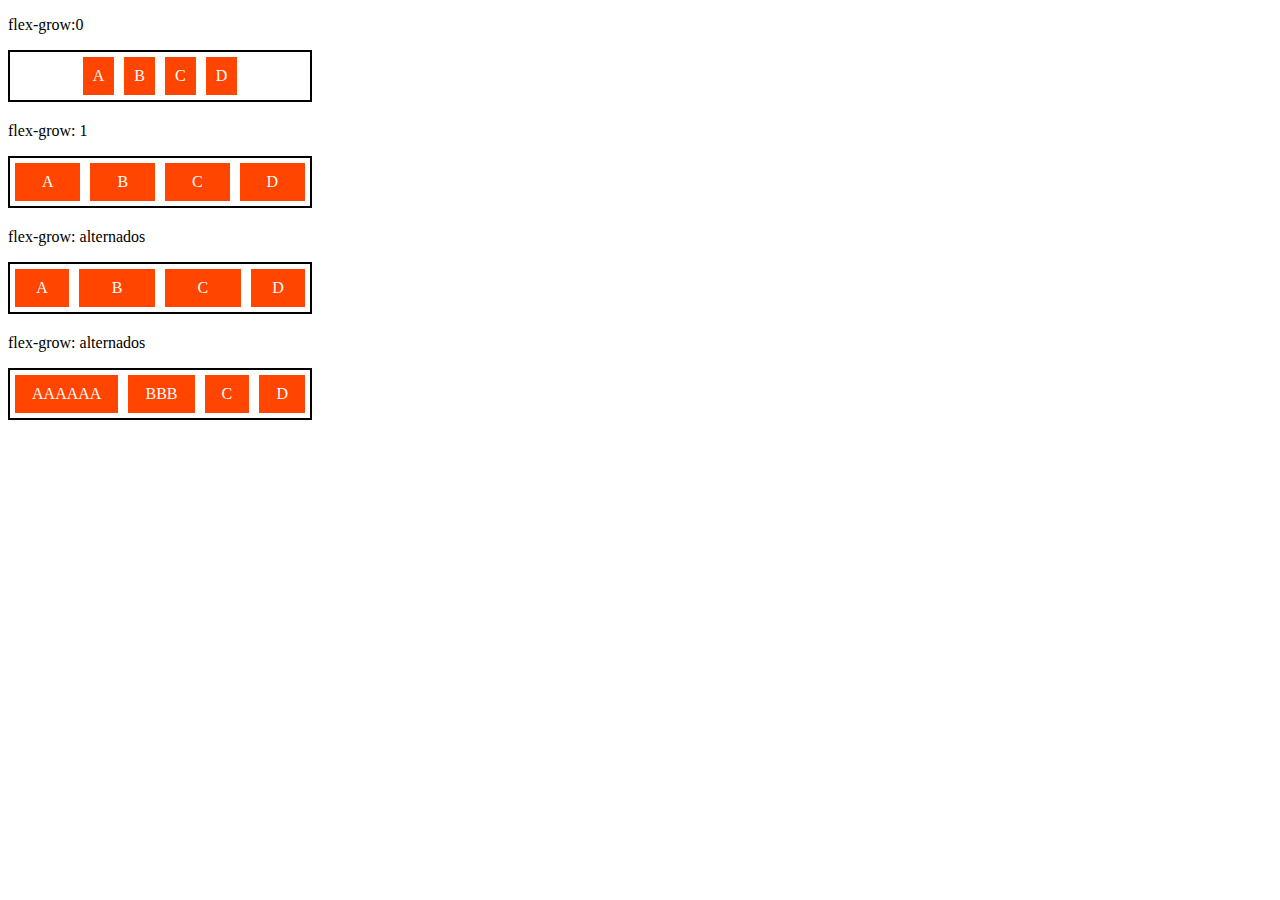
<file: html5-css3/flex-grow/flex-grow.html>
<!DOCTYPE html>
<html lang="en">
  <head>
    <meta charset="UTF-8" />
    <meta name="viewport" content="width=device-width, initial-scale=1.0" />
    <title>Fundamentos - flex grow</title>
    <style>
      .flex-container {
        display: flex;
        border: 2px solid black;
        max-width: 300px;
        margin-bottom: 20px;
        justify-content: center;
      }

      .item {
        background-color: orangered;
        margin: 5px;
        padding: 10px;
        text-align: center;
        color: white;
      }

      .fg-0 {
        flex-grow: 0;
      }

      .fg-1 {
        flex-grow: 1;
      }

      .fg-2 {
        flex-grow: 2;
      }

      .fg-3 {
        flex-grow: 3;
      }
    </style>
  </head>
  <body>
    <p>flex-grow:0</p>
    <div class="flex-container">
      <div class="item fg-0">A</div>
      <div class="item fg-0">B</div>
      <div class="item fg-0">C</div>
      <div class="item fg-0">D</div>
    </div>

    <p>flex-grow: 1</p>
    <div class="flex-container">
      <div class="item fg-1">A</div>
      <div class="item fg-1">B</div>
      <div class="item fg-1">C</div>
      <div class="item fg-1">D</div>
    </div>

    <p>flex-grow: alternados</p>
    <div class="flex-container">
      <div class="item fg-1">A</div>
      <div class="item fg-2">B</div>
      <div class="item fg-2">C</div>
      <div class="item fg-1">D</div>
    </div>
    <p>flex-grow: alternados</p>
    <div class="flex-container">
      <div class="item fg-2">AAAAAA</div>
      <div class="item fg-2">BBB</div>
      <div class="item fg-2">C</div>
      <div class="item fg-2">D</div>
    </div>
  </body>
</html>
</file>
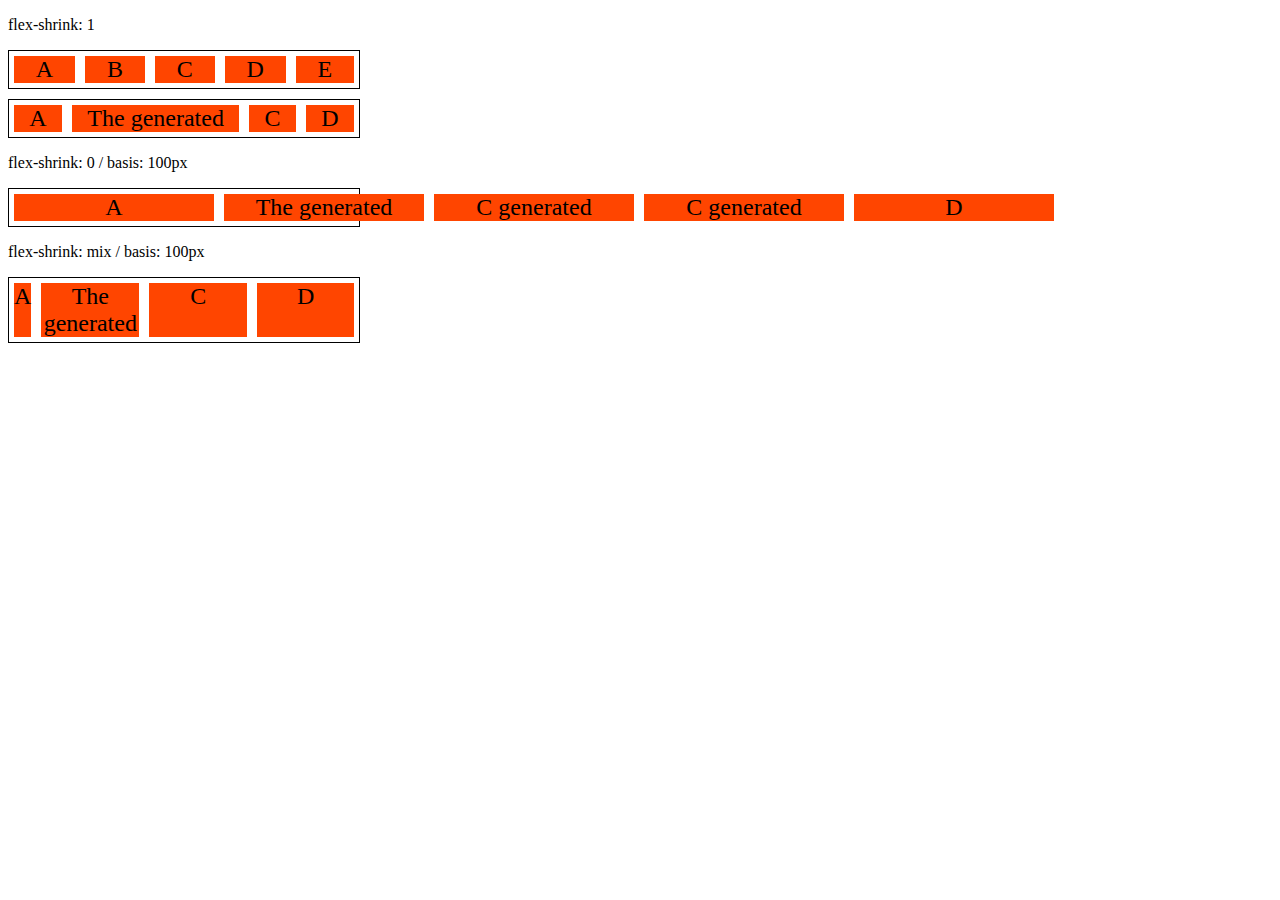
<file: html5-css3/flex-shrink/9-flex-shrink.html>
<!DOCTYPE html>
<html lang="en">
  <head>
    <meta charset="UTF-8" />
    <meta name="viewport" content="width=device-width, initial-scale=1.0" />
    <title>Fundamentos - flex shrink</title>
    <style>
      .flex-container {
        display: flex;
        border: 1px solid black;
        max-width: 350px;
        margin-bottom: 10px;
      }

      .item {
        background-color: orangered;
        font-size: 24px;
        text-align: center;
        margin: 5px;
      }

      .s-1 {
        flex-shrink: 1;
      }

      .fg-1 {
        flex-grow: 1;
      }

      .s-0 {
        flex-shrink: 0;
        flex-basis: 200px;
      }

      .s-2 {
        flex-shrink: 2;
        flex-basis: 100px;
      }

      .s-3 {
        flex-shrink: 3;
        flex-basis: 100px;
      }
    </style>
  </head>
  <body>
    <p>flex-shrink: 1</p>
    <div class="flex-container">
      <div class="item s-1 fg-1">A</div>
      <div class="item s-1 fg-1">B</div>
      <div class="item s-1 fg-1">C</div>
      <div class="item s-1 fg-1">D</div>
      <div class="item s-1 fg-1">E</div>
    </div>
    <div class="flex-container">
      <div class="item s-1 fg-1">A</div>
      <div class="item s-1 fg-1">The generated</div>
      <div class="item s-1 fg-1">C</div>
      <div class="item s-1 fg-1">D</div>
    </div>

    <p>flex-shrink: 0 / basis: 100px</p>
    <div class="flex-container">
      <div class="item s-0 fg-1">A</div>
      <div class="item s-0 fg-1">The generated</div>
      <div class="item s-0 fg-1">C generated</div>
      <div class="item s-0 fg-1">C generated</div>
      <div class="item s-0 fg-1">D</div>
    </div>

    <p>flex-shrink: mix / basis: 100px</p>
    <div class="flex-container">
      <div class="item s-1 fg-1">A</div>
      <div class="item s-2 fg-1">The generated</div>
      <div class="item s-2 fg-1">C</div>
      <div class="item s-3 fg-1">D</div>
    </div>
  </body>
</html>
</file>
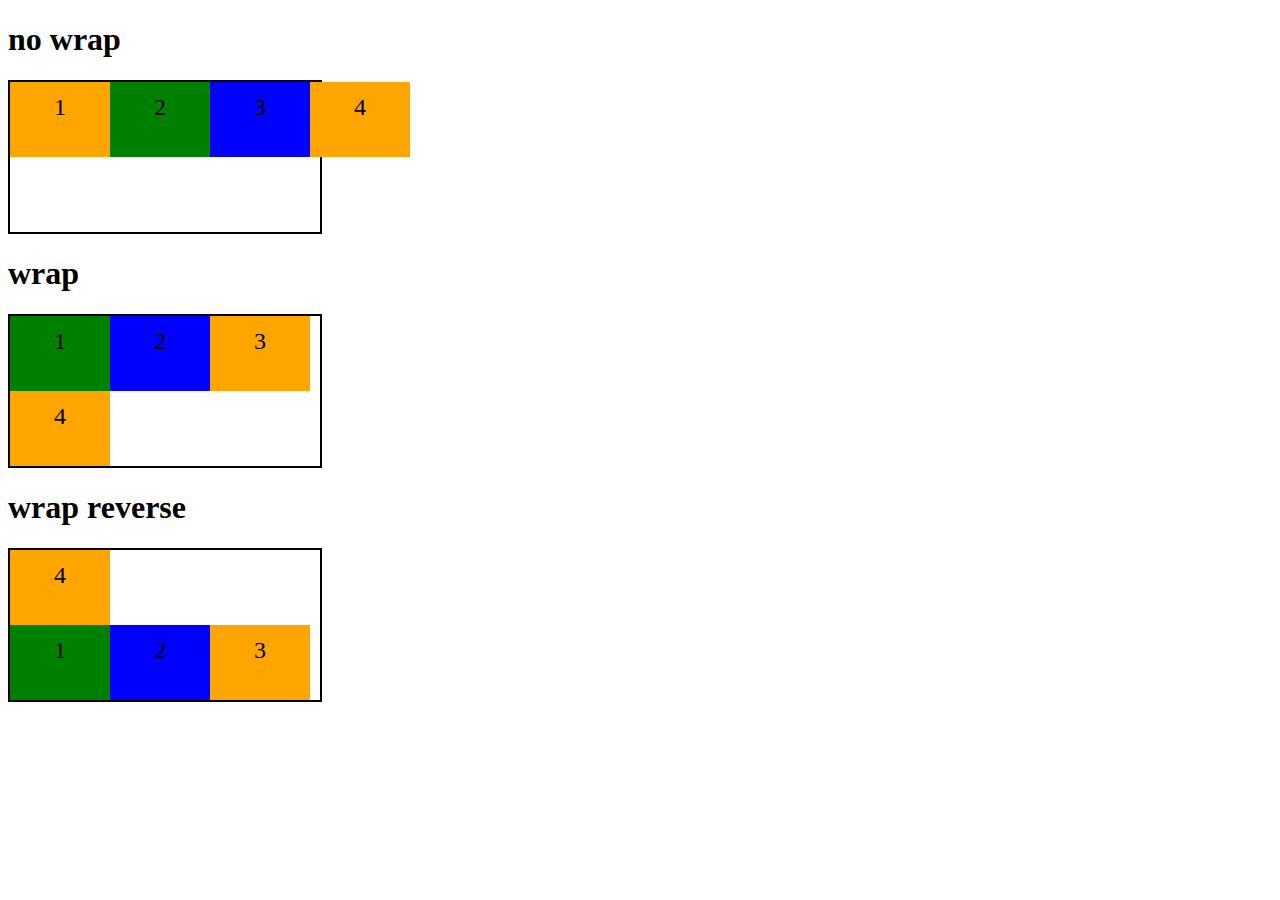
<file: html5-css3/flex-wrap/2-flex-wrap.html>
<!DOCTYPE html>
<html lang="en">
  <head>
    <meta charset="UTF-8" />
    <meta http-equiv="X-UA-Compatible" content="IE=edge" />
    <meta name="viewport" content="width=device-width, initial-scale=1.0" />
    <title>Fundamentos - flex wrap</title>

    <style>
      .flex-container {
        display: flex;
        height: 150px;
        border: 2px solid black;
        max-width: 310px;
        flex-direction: row;
      }

      .item {
        font-size: 24px;
        height: 50%;
        text-align: center;
        min-width: 100px;
        line-height: 50px;
      }

      .wrap {
        flex-wrap: wrap;
      }
      .nowrap {
        flex-wrap: nowrap;
      }

      .blue {
        background-color: blue;
      }

      .green {
        background-color: green;
      }

      .orange {
        background-color: orange;
      }

      .wrap-reverse {
        flex-wrap: wrap-reverse;
      }
    </style>
  </head>
  <body>
    <h1>no wrap</h1>

    <div class="flex-container nowrap">
      <div class="item orange">1</div>
      <div class="item green">2</div>
      <div class="item blue">3</div>
      <div class="item orange">4</div>
    </div>

    <h1>wrap</h1>
    <div class="flex-container wrap">
      <div class="item green">1</div>
      <div class="item blue">2</div>
      <div class="item orange">3</div>
      <div class="item orange">4</div>
    </div>

    <h1>wrap reverse</h1>
    <div class="flex-container wrap-reverse">
      <div class="item green">1</div>
      <div class="item blue">2</div>
      <div class="item orange">3</div>
      <div class="item orange">4</div>
    </div>
  </body>
</html>
</file>
<file: html5-css3/style.css>
body {
  background: #f7f7f7;
  font-family: Verdana;
  max-width: 900px;
}

.photo {
  border: 1px solid #505050;
  border-radius: 50%;
}

#title,
.subtitle,
.post_title {
  color: #505050;
}

#title {
  font-size: 40px;
  text-transform: uppercase;
}

a {
  text-decoration: line-through;
  color: #505050;
}

.post_title {
  font-size: 16px;
  font-style: italic;
  margin: 0;
  margin-bottom: 15px;
}

.post {
  background: white;
  padding: 15px;
  border: 3px solid #505050;
  margin-bottom: 15px;
  border-radius: 5px;
}
.post_content {
  margin: 0;
  margin-bottom: 15px;
  text-transform: capitalize;
  text-align: justify;
}

.post_image {
  margin-bottom: 15px;
  width: 100%;
}

.contacts_list {
  list-style-type: none;
  padding-left: 15px;
}

.contacts_list li a {
  text-decoration: none;
}
</file>
<file: Introducao_javascript/assets/css/styles.css>
@import url("https://fonts.googleapis.com/css2?family=Open+Sans:wght@300;600&display=swap");

* {
  font-family: "Open Sans", sans-serif;
}

body {
  display: flex;
  align-items: center;
  justify-content: center;
  flex-direction: column;
  background-color: rgb(177, 255, 255);
}

button {
  height: 40px;
  width: 40px;
  border-radius: 50%;
  border: 2px solid lightcoral;
  background-color: rgb(241, 214, 214);
  color: lightcoral;
  font-size: 16pt;
  font-weight: 600;
  text-align: center;
}

#counter {
  display: flex;
}

#currentNumber {
  display: flex;
  align-items: center;
  margin: 0 20px;
  font-size: 16pt;
}
</file>
<file: To-do-list-desafio/assets/styles.css>
@import url("https://fonts.googleapis.com/css2?family=Open+Sans:wght@300;600&display=swap");

* {
  font-family: "Open Sans", sans-serif;
}

body {
  display: flex;
  align-items: center;
  justify-content: center;
  flex-direction: column;
}

button {
  border: 1px solid rgb(105, 197, 255);
  border-radius: 5px;
  background-color: rgb(227, 248, 255);
  color: rgb(105, 197, 255);
  text-align: center;
  padding: 5px;
}

input[type="text"] {
  padding: 5px;
  border-radius: 5px;
  border: 1px solid black;
}

#tasks {
  display: flex;
  flex-direction: column;
  margin-top: 20px;
}

.task-item {
  display: flex;
  align-items: center;
  margin-bottom: 10px;
}

:checked + label {
  text-decoration: line-through;
  color: grey;
}
</file>
<file: html5-css3/instagram-dio-master/style.css>
* {
    padding: 0;
    margin: 0;
    box-sizing: border-box;
    text-decoration: none;
    font-family: sans-serif;
    font-size: 14px;
}

body {
    width: 100%;
    min-height: 100vh;
    background-color: rgb(243, 243, 243);
    margin: 0;
    padding: 0;
    display: flex;
    justify-content: center;
}

.instagram-wrapper {
    display: flex;
    align-items: center;
    justify-content: start;
    width: 60%;
    height: 100vh;
}

.instagram-phone {
    display: flex;
    align-items: center;
    justify-content: center;
    width: 50%;
}

.instagram-phone img {
    height: 50rem;
}

.instagram-continue {
    display: flex;
    align-items: center; /* horizontal */
    justify-content: space-around; /* vertical */
    flex-direction: column;
    width: 50%;
    min-height: 34rem;
}

.group {
    display: flex;
    justify-content: space-between;
    align-items: center;
    flex-direction: column;
    background-color: #ffffff;
    width: 100%;
    padding: 1.3rem 0;
    border: 1px solid lightgray;
}

.group:nth-child(1) {
    min-height: 19rem;
}

.instagram-logo {
    height: 3rem;
}

.profile-photo {
    display: flex;
    justify-content: center;
    align-items: center;
    border-radius: 50%;
    overflow: hidden;
}

.profile-photo img {
    height: 6rem;
}

.instagram-login {
    background-color: #0095f6;
    color: #ffffff;
    padding: 8px;
    border-radius: 4px;
}

.instagram-logout {
    color: #0095f6;
    margin-top: 1rem;
}

.not-account {
    color: rgb(160, 160, 160);
}

.link-blue {
    color: #0095f6;
}

.get-the-app {
    display: flex;
    flex-direction: column;
    align-items: center;
    justify-content: center;
    width: 100%;
    padding: 1.3rem 0;
}

.download {
    display: flex;
    width: 100%;
    justify-content: space-evenly;
    align-items: center;
    padding: 1rem;
}

.app-download {
    height: 3rem;
    width: 10rem;
    background-size: cover;
}

.app-download:nth-child(1) {
    background-image: url('./img/apple-button.png');
}

.app-download:nth-child(2) {
    background-image: url('./img/googleplay-button.png');
}

/* media queries */


@media (max-width: 1024px) {
    .instagram-wrapper {
        width: 90%;
    }
}

@media (max-width: 650px) {
    body {
        background-color: #ffffff;
    }

    .instagram-wrapper {
        width: 90%;
    }

    .instagram-phone {
        display: none;
    }

    .instagram-continue {
        width: 100%;
    }
    
    .group {
        border: 1px solid transparent;
    }
}
</file>
<file: html5-css3/projeto-flexbox-DIO/style.css>
* {
  margin: 0;
  padding: 0;
  font-family: "Open Sans", "sans-serif";
}

ul {
  list-style: none;
  margin: 0;
  padding: 0;
}

ul li a {
  text-decoration: none;
}

div img {
  display: block;
  width: 100%;
}

.flex-container {
  display: flex;
  max-width: 992px;
  margin: auto;
  width: 100%;
}

header {
  background-color: #122a57;
  height: 100px;
  display: flex;
  align-items: center;
  color: #fff;
}

header .list-items {
  display: flex;
  max-width: 260px;
  width: 100%;
  justify-content: space-between;
  align-items: center;
}

.list-items li a {
  color: #fff;
}

header .menu {
  justify-content: space-between;
}

.apresentacao {
  height: 100ph;
  align-items: center;
  justify-content: space-between;
}

.apresentacao .texto-apresentacao {
  min-height: 200px;
}

.texto-apresentacao h1 {
  color: #122a57;
  font-size: 48px;
  margin-bottom: 10px;
}

.btn {
  background-color: #122a57;
  color: #fff;
  text-align: center;
  border-radius: 30px;
  width: 220px;
  display: block;
  text-decoration: none;
  height: 50px;
  line-height: 50px;
  margin-top: 10px;
  margin-bottom: 10px;
}

#quem-somos {
  flex-direction: row-reverse;
  align-items: center;
  justify-content: space-between;
}

#quem-somos h2 {
  font-size: 32px;
  color: #122a57;
  display: flex;
  margin-bottom: 20px;
}

#quem-somos h2::before {
  content: "";
  height: 50px;
  width: 5px;
  margin-right: 5px;
  background-color: #122a57;
  position: relative;
}

#quem-somos p {
  margin-bottom: 10px;
  width: 90%;
}

#quem-somos img {
  min-width: 420px;
}

.container-externo {
  background-color: #122a57;
  width: 100%;
}

#servicos {
  flex-direction: column;
  padding-top: 50px;
  padding-bottom: 100px;
}

#servicos h2 {
  color: #fff;
  font-size: 32px;
  margin-bottom: 20px;
}

.list-servicos {
  display: flex;
  justify-content: space-between;
}

.list-servicos .item-servico {
  text-align: center;
}

.item-servico a {
  width: 220px;
  background-color: #fff;
  border-radius: 30px;
  height: 50px;
  text-align: center;
  margin-top: 20px;
  line-height: 50px;
  padding: 5pxs;
  color: #122a57;
  font-size: 14px;
  text-decoration: none;
  font-weight: 700;
}

.item-servico p {
  font-weight: 700;
  font-size: 18px;
  color: #fff;
  margin-top: 20px;
}

.item-servico img {
  width: 80%;
  margin: auto;
}

#planos {
  flex-direction: column;
  min-height: 100vh;
  padding-top: 70px;
}

#planos h2 {
  font-size: 32px;
}

.list-planos {
  display: flex;
  align-items: flex-end;
}

.item-plano {
  flex: 1;
  border: 2px solid #122a57;
  margin-right: 20px;
  padding: 10px;
  max-width: 240px;
}

.item-plano .btn {
  margin: auto;
  margin-bottom: 20px;
}

.item-plano h3 {
  font-size: 24px;
  display: flex;
  flex-direction: column;
  text-align: center;
  margin-top: 20px;
}

.item-plano h3::after {
  content: "";
  background-color: #122a57;
  width: 100%;
  height: 3px;
  margin-top: 20px;
  margin-bottom: 10px;
}

.item-plano ul {
  padding: 10px 20px;
  display: flex;
  flex-direction: column;
  margin-bottom: 10px;
}

.item-plano ul li {
  display: flex;
  flex-wrap: nowrap;
  align-items: center;
}

.item-plano ul li::before {
  content: "";
  width: 10px;
  height: 10px;
  background-color: #122a57;
  margin-right: 5px;
}

footer {
  background-color: #122a57;
  height: 70px;
  display: flex;
  align-items: center;
}

footer .footer {
  justify-content: space-between;
  color: #fff;
}
</file>
